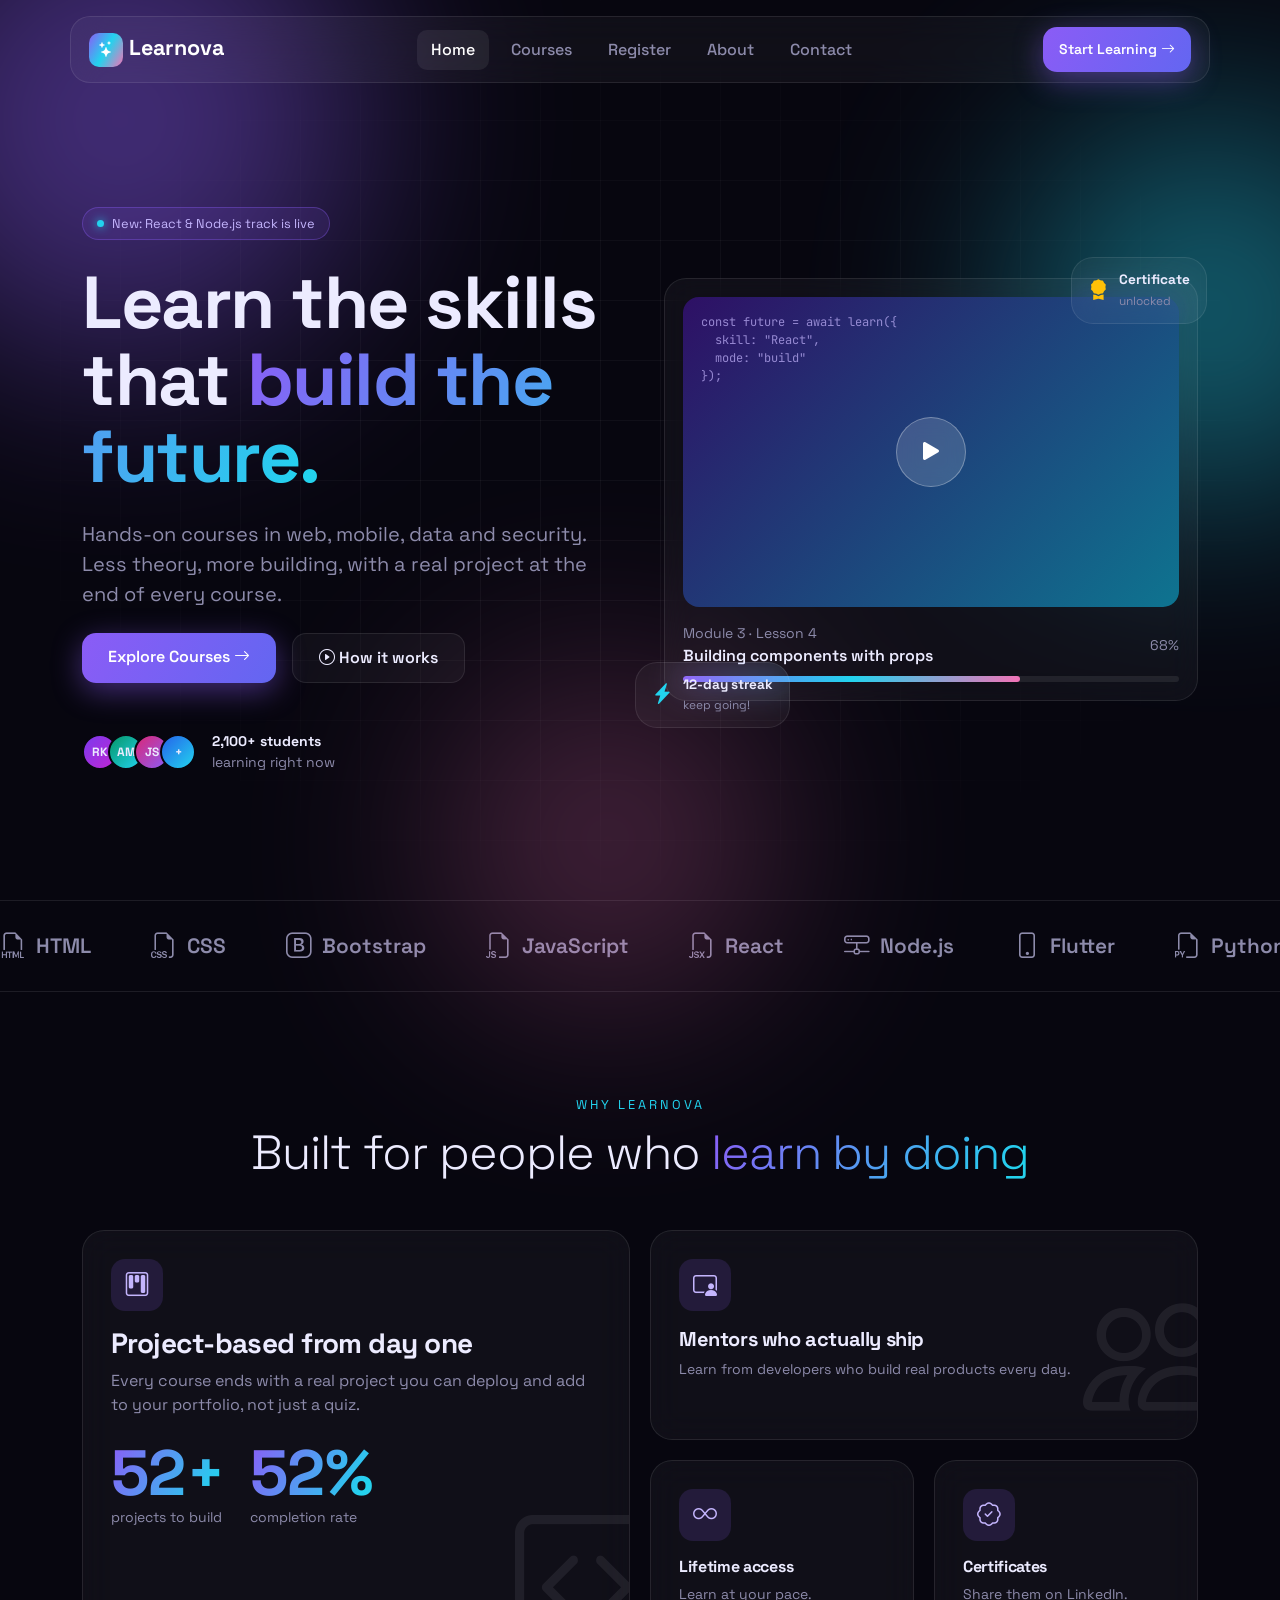
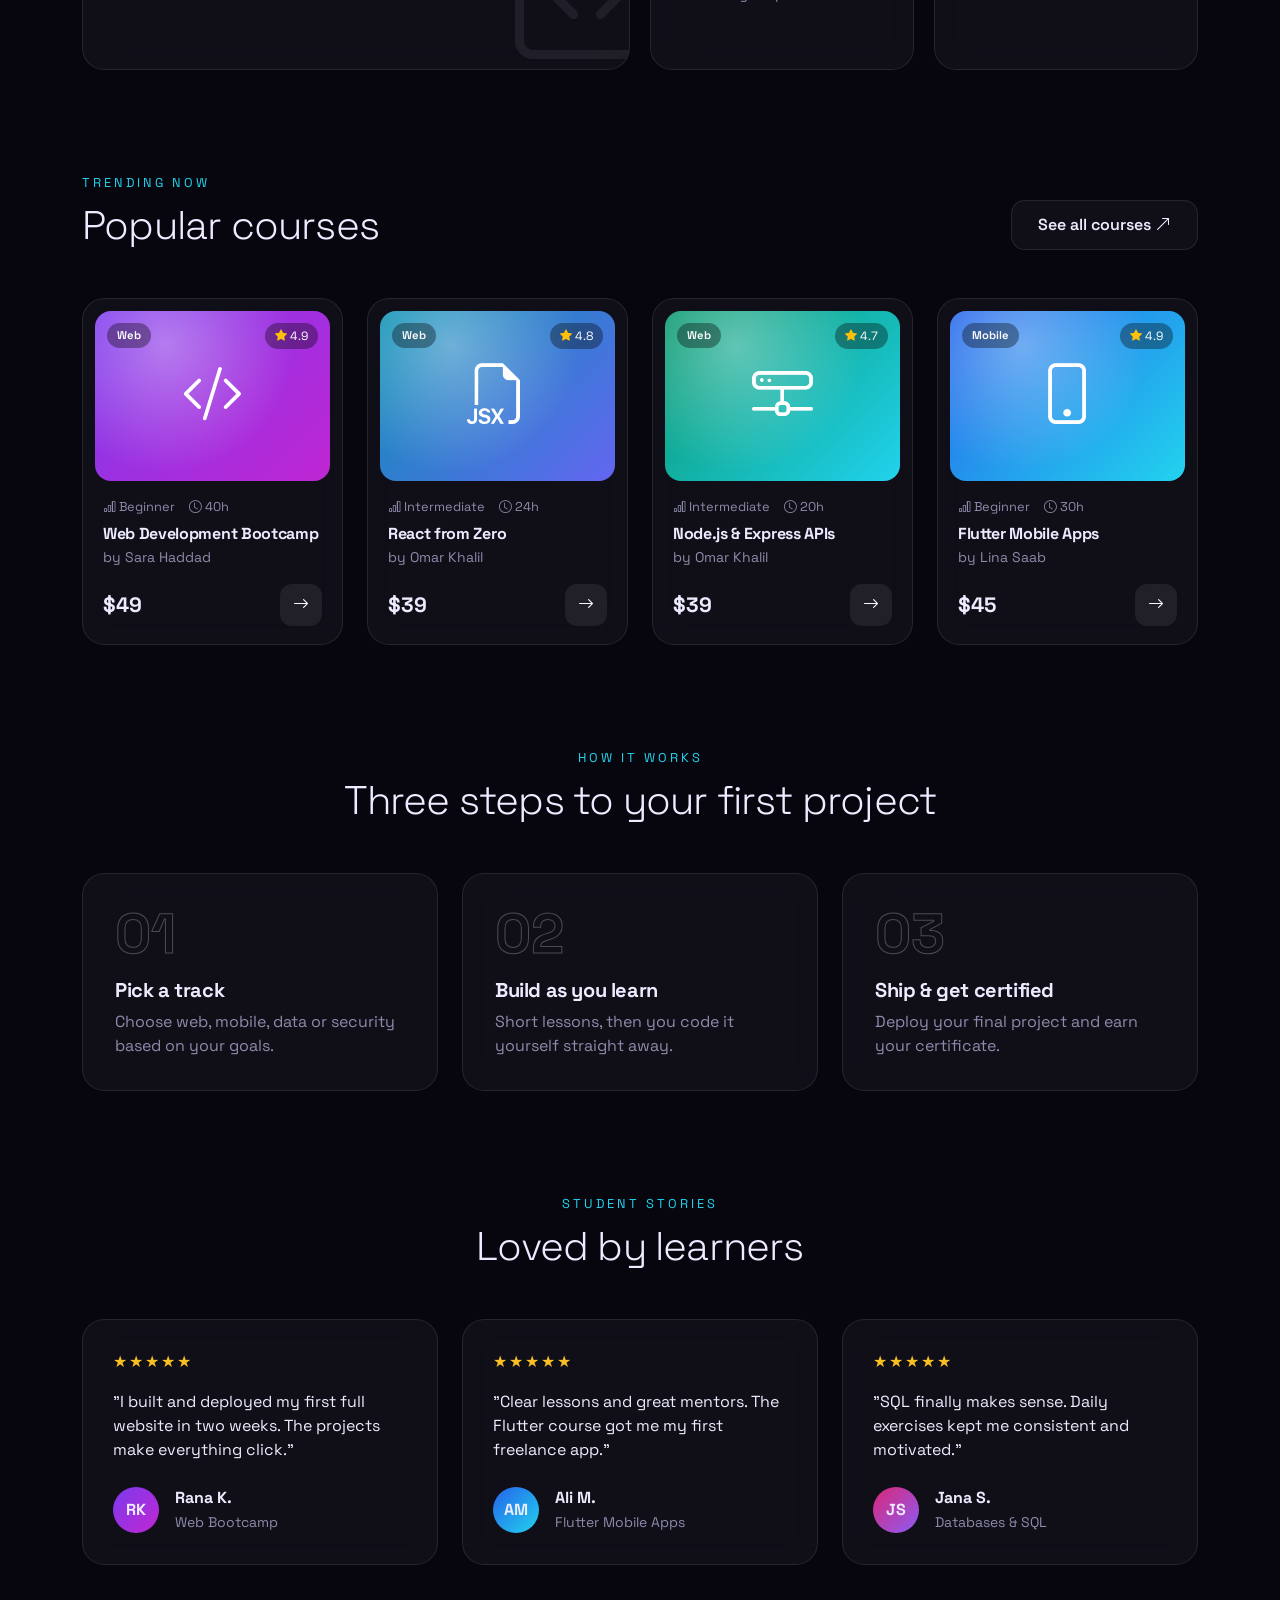
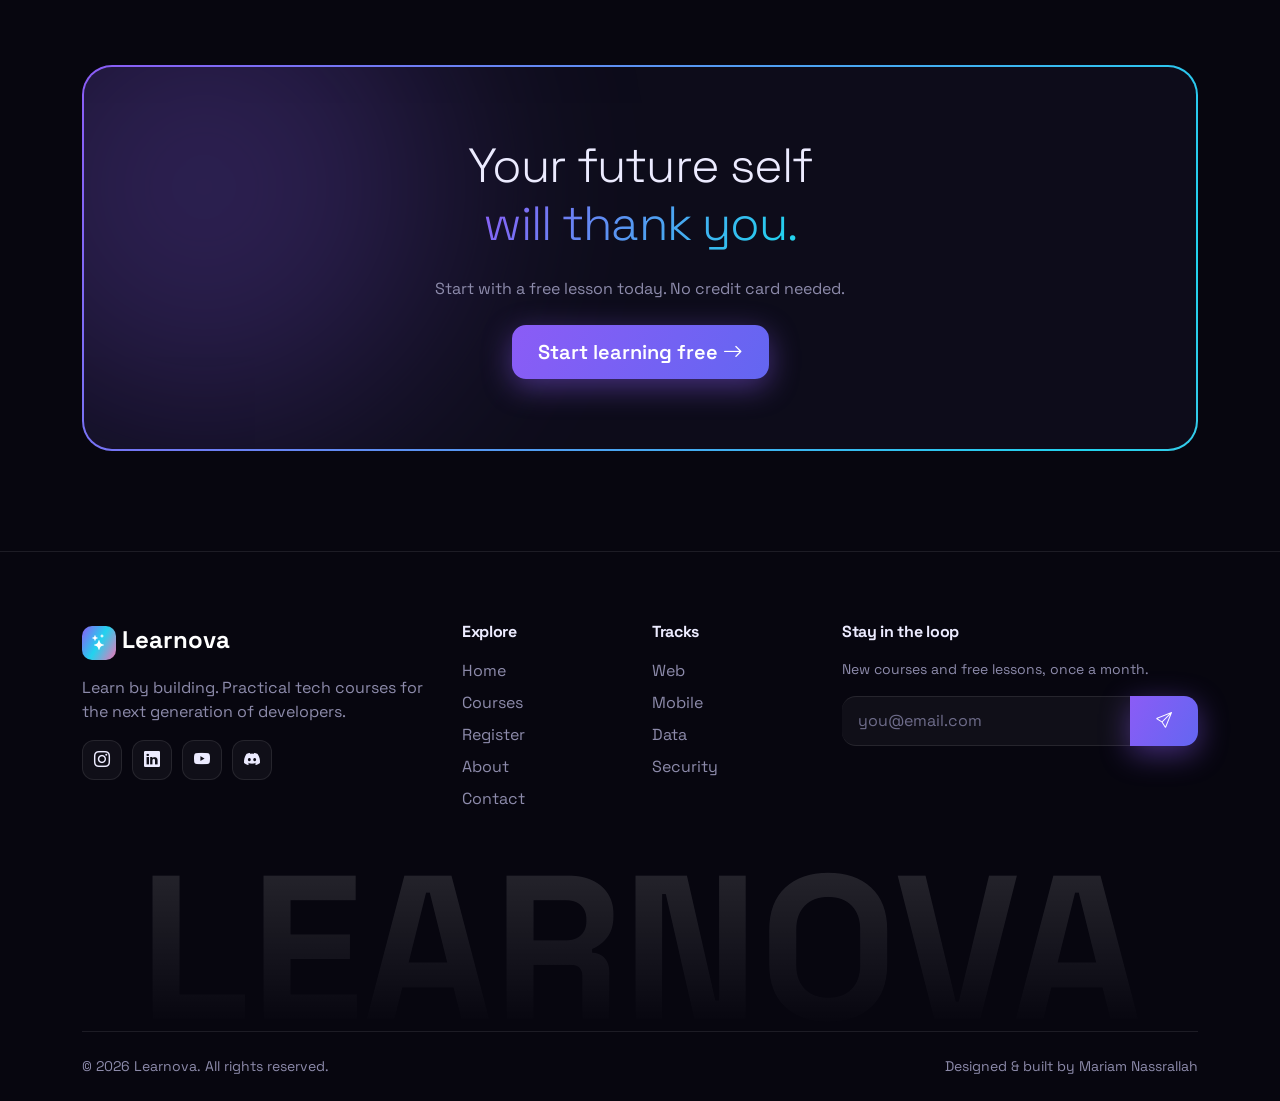
<file: index.html>
<!DOCTYPE html>
<html lang="en" data-bs-theme="dark">
<head>
  <meta charset="UTF-8">
  <meta name="viewport" content="width=device-width, initial-scale=1.0">
  <title>Learn by building | Learnova</title>
  <link href="https://cdn.jsdelivr.net/npm/bootstrap@5.3.3/dist/css/bootstrap.min.css" rel="stylesheet">
  <link href="https://cdn.jsdelivr.net/npm/bootstrap-icons@1.11.3/font/bootstrap-icons.min.css" rel="stylesheet">
  <link href="https://fonts.googleapis.com/css2?family=Space+Grotesk:wght@400;500;600;700&family=JetBrains+Mono&display=swap" rel="stylesheet">
  <link href="css/style.css" rel="stylesheet">
</head>
<body>

  <!-- ===== Floating Navbar ===== -->
  <div class="nav-wrap">
    <nav class="navbar navbar-expand-lg glass container">
      <a class="navbar-brand" href="index.html"><span class="logo-mark"><i class="bi bi-stars"></i></span>Learnova</a>
      <button class="navbar-toggler border-0" type="button" data-bs-toggle="collapse" data-bs-target="#mainNav">
        <span class="navbar-toggler-icon"></span>
      </button>
      <div class="collapse navbar-collapse" id="mainNav">
        <ul class="navbar-nav mx-auto">
            <li class="nav-item"><a class="nav-link active" href="index.html">Home</a></li>
            <li class="nav-item"><a class="nav-link" href="courses.html">Courses</a></li>
            <li class="nav-item"><a class="nav-link" href="registration.html">Register</a></li>
            <li class="nav-item"><a class="nav-link" href="about.html">About</a></li>
            <li class="nav-item"><a class="nav-link" href="contact.html">Contact</a></li>
        </ul>
        <a href="registration.html" class="btn btn-glow btn-sm px-3">Start Learning <i class="bi bi-arrow-right"></i></a>
      </div>
    </nav>
  </div>

  <!-- ===== Hero ===== -->
  <section class="hero">
    <div class="blob blob-1"></div>
    <div class="blob blob-2"></div>
    <div class="blob blob-3"></div>
    <div class="grid-bg"></div>
    <div class="container z-1">
      <div class="row align-items-center g-5">
        <div class="col-lg-6 reveal">
          <span class="pill"><span class="dot"></span> New: React &amp; Node.js track is live</span>
          <h1 class="mt-4">Learn the skills<br>that <span class="grad-text">build the future.</span></h1>
          <p class="text-muted-c fs-5 my-4">Hands-on courses in web, mobile, data and security. Less theory, more building, with a real project at the end of every course.</p>
          <div class="d-flex flex-wrap gap-3">
            <a href="registration.html" class="btn btn-glow">Explore Courses <i class="bi bi-arrow-right"></i></a>
            <a href="about.html" class="btn btn-ghost"><i class="bi bi-play-circle"></i> How it works</a>
          </div>
          <div class="d-flex align-items-center gap-3 mt-5">
            <div class="avatars">
              <span class="g1">RK</span><span class="g3">AM</span><span class="g6">JS</span><span class="g4">+</span>
            </div>
            <div class="small"><b><span class="counter" data-target="2500">0</span>+ students</b><br><span class="text-muted-c">learning right now</span></div>
          </div>
        </div>

        <div class="col-lg-6 reveal delay-2">
          <div class="glass player">
            <div class="player-screen">
<pre>const future = await learn({
  skill: "React",
  mode: "build"
});</pre>
              <div class="play-btn"><i class="bi bi-play-fill"></i></div>
            </div>
            <div class="d-flex justify-content-between align-items-center mt-3">
              <div>
                <div class="small text-muted-c">Module 3 &middot; Lesson 4</div>
                <div class="fw-semibold">Building components with props</div>
              </div>
              <span class="small text-muted-c">68%</span>
            </div>
            <div class="progress-thin mt-2"><div style="width: 68%"></div></div>

            <div class="glass chip chip-1"><i class="bi bi-award-fill text-warning"></i><div><b>Certificate</b><br><small class="text-muted-c">unlocked</small></div></div>
            <div class="glass chip chip-2"><i class="bi bi-lightning-charge-fill" style="color: var(--cyan)"></i><div><b>12-day streak</b><br><small class="text-muted-c">keep going!</small></div></div>
          </div>
        </div>
      </div>
    </div>
  </section>

  <!-- ===== Tech marquee ===== -->
  <div class="marquee">
    <div class="marquee-track"><span><i class="bi bi-filetype-html"></i>HTML</span><span><i class="bi bi-filetype-css"></i>CSS</span><span><i class="bi bi-bootstrap"></i>Bootstrap</span><span><i class="bi bi-filetype-js"></i>JavaScript</span><span><i class="bi bi-filetype-jsx"></i>React</span><span><i class="bi bi-hdd-network"></i>Node.js</span><span><i class="bi bi-phone"></i>Flutter</span><span><i class="bi bi-filetype-py"></i>Python</span><span><i class="bi bi-database"></i>SQL</span><span><i class="bi bi-git"></i>Git</span><span><i class="bi bi-filetype-html"></i>HTML</span><span><i class="bi bi-filetype-css"></i>CSS</span><span><i class="bi bi-bootstrap"></i>Bootstrap</span><span><i class="bi bi-filetype-js"></i>JavaScript</span><span><i class="bi bi-filetype-jsx"></i>React</span><span><i class="bi bi-hdd-network"></i>Node.js</span><span><i class="bi bi-phone"></i>Flutter</span><span><i class="bi bi-filetype-py"></i>Python</span><span><i class="bi bi-database"></i>SQL</span><span><i class="bi bi-git"></i>Git</span></div>
  </div>

  <!-- ===== Bento: why us ===== -->
  <section>
    <div class="container">
      <div class="text-center mb-5 reveal">
        <span class="eyebrow">Why Learnova</span>
        <h2 class="display-5 mt-2">Built for people who <span class="grad-text">learn by doing</span></h2>
      </div>
      <div class="bento">
        <div class="glass span-2 row-2 reveal">
          <div class="bento-icon"><i class="bi bi-kanban"></i></div>
          <h3>Project-based from day one</h3>
          <p class="text-muted-c">Every course ends with a real project you can deploy and add to your portfolio, not just a quiz.</p>
          <div class="d-flex gap-4 mt-4">
            <div><div class="big-num grad-text"><span class="counter" data-target="120">0</span>+</div><small class="text-muted-c">projects to build</small></div>
            <div><div class="big-num grad-text"><span class="counter" data-target="95">0</span>%</div><small class="text-muted-c">completion rate</small></div>
          </div>
          <i class="bi bi-code-square deco"></i>
        </div>
        <div class="glass span-2 reveal delay-1">
          <div class="bento-icon"><i class="bi bi-person-video3"></i></div>
          <h5>Mentors who actually ship</h5>
          <p class="text-muted-c small mb-0">Learn from developers who build real products every day.</p>
          <i class="bi bi-people deco"></i>
        </div>
        <div class="glass reveal delay-2">
          <div class="bento-icon"><i class="bi bi-infinity"></i></div>
          <h6>Lifetime access</h6>
          <p class="text-muted-c small mb-0">Learn at your pace.</p>
        </div>
        <div class="glass reveal delay-3">
          <div class="bento-icon"><i class="bi bi-patch-check"></i></div>
          <h6>Certificates</h6>
          <p class="text-muted-c small mb-0">Share them on LinkedIn.</p>
        </div>
      </div>
    </div>
  </section>

  <!-- ===== Trending courses ===== -->
  <section class="pt-0">
    <div class="container">
      <div class="d-flex justify-content-between align-items-end flex-wrap gap-3 mb-5 reveal">
        <div>
          <span class="eyebrow">Trending now</span>
          <h2 class="display-6 mt-2 mb-0">Popular courses</h2>
        </div>
        <a href="courses.html" class="btn btn-ghost">See all courses <i class="bi bi-arrow-up-right"></i></a>
      </div>
      <div class="row g-4">
        <div class="col-sm-6 col-lg-3 course-item reveal delay-0" data-category="web">
          <a href="course-details.html?id=web-dev" class="glass course-card text-reset">
            <div class="course-thumb g1">
              <span class="tag">Web</span>
              <span class="rating"><i class="bi bi-star-fill text-warning"></i> 4.9</span>
              <i class="bi bi-code-slash"></i>
            </div>
            <div class="course-body">
              <div class="course-meta mb-2"><span><i class="bi bi-bar-chart"></i> Beginner</span><span><i class="bi bi-clock"></i> 40h</span></div>
              <h5 class="fs-6 mb-1">Web Development Bootcamp</h5>
              <p class="small text-muted-c mb-3">by Sara Haddad</p>
              <div class="d-flex justify-content-between align-items-center mt-auto">
                <span class="price">$49</span>
                <span class="arrow-btn"><i class="bi bi-arrow-right"></i></span>
              </div>
            </div>
          </a>
        </div>
        <div class="col-sm-6 col-lg-3 course-item reveal delay-1" data-category="web">
          <a href="course-details.html?id=react" class="glass course-card text-reset">
            <div class="course-thumb g2">
              <span class="tag">Web</span>
              <span class="rating"><i class="bi bi-star-fill text-warning"></i> 4.8</span>
              <i class="bi bi-filetype-jsx"></i>
            </div>
            <div class="course-body">
              <div class="course-meta mb-2"><span><i class="bi bi-bar-chart"></i> Intermediate</span><span><i class="bi bi-clock"></i> 24h</span></div>
              <h5 class="fs-6 mb-1">React from Zero</h5>
              <p class="small text-muted-c mb-3">by Omar Khalil</p>
              <div class="d-flex justify-content-between align-items-center mt-auto">
                <span class="price">$39</span>
                <span class="arrow-btn"><i class="bi bi-arrow-right"></i></span>
              </div>
            </div>
          </a>
        </div>
        <div class="col-sm-6 col-lg-3 course-item reveal delay-2" data-category="web">
          <a href="course-details.html?id=node" class="glass course-card text-reset">
            <div class="course-thumb g3">
              <span class="tag">Web</span>
              <span class="rating"><i class="bi bi-star-fill text-warning"></i> 4.7</span>
              <i class="bi bi-hdd-network"></i>
            </div>
            <div class="course-body">
              <div class="course-meta mb-2"><span><i class="bi bi-bar-chart"></i> Intermediate</span><span><i class="bi bi-clock"></i> 20h</span></div>
              <h5 class="fs-6 mb-1">Node.js & Express APIs</h5>
              <p class="small text-muted-c mb-3">by Omar Khalil</p>
              <div class="d-flex justify-content-between align-items-center mt-auto">
                <span class="price">$39</span>
                <span class="arrow-btn"><i class="bi bi-arrow-right"></i></span>
              </div>
            </div>
          </a>
        </div>
        <div class="col-sm-6 col-lg-3 course-item reveal delay-3" data-category="mobile">
          <a href="course-details.html?id=flutter" class="glass course-card text-reset">
            <div class="course-thumb g4">
              <span class="tag">Mobile</span>
              <span class="rating"><i class="bi bi-star-fill text-warning"></i> 4.9</span>
              <i class="bi bi-phone"></i>
            </div>
            <div class="course-body">
              <div class="course-meta mb-2"><span><i class="bi bi-bar-chart"></i> Beginner</span><span><i class="bi bi-clock"></i> 30h</span></div>
              <h5 class="fs-6 mb-1">Flutter Mobile Apps</h5>
              <p class="small text-muted-c mb-3">by Lina Saab</p>
              <div class="d-flex justify-content-between align-items-center mt-auto">
                <span class="price">$45</span>
                <span class="arrow-btn"><i class="bi bi-arrow-right"></i></span>
              </div>
            </div>
          </a>
        </div>
      </div>
    </div>
  </section>

  <!-- ===== How it works ===== -->
  <section class="pt-0">
    <div class="container">
      <div class="text-center mb-5 reveal">
        <span class="eyebrow">How it works</span>
        <h2 class="display-6 mt-2">Three steps to your first project</h2>
      </div>
      <div class="row g-4">
        <div class="col-md-4 reveal"><div class="glass step"><div class="step-num">01</div><h5 class="mt-3">Pick a track</h5><p class="text-muted-c mb-0">Choose web, mobile, data or security based on your goals.</p></div></div>
        <div class="col-md-4 reveal delay-1"><div class="glass step"><div class="step-num">02</div><h5 class="mt-3">Build as you learn</h5><p class="text-muted-c mb-0">Short lessons, then you code it yourself straight away.</p></div></div>
        <div class="col-md-4 reveal delay-2"><div class="glass step"><div class="step-num">03</div><h5 class="mt-3">Ship &amp; get certified</h5><p class="text-muted-c mb-0">Deploy your final project and earn your certificate.</p></div></div>
      </div>
    </div>
  </section>

  <!-- ===== Testimonials ===== -->
  <section class="pt-0">
    <div class="container">
      <div class="text-center mb-5 reveal">
        <span class="eyebrow">Student stories</span>
        <h2 class="display-6 mt-2">Loved by learners</h2>
      </div>
      <div class="row g-4">
        <div class="col-md-4 reveal"><div class="glass quote-card"><div class="stars mb-3">&#9733;&#9733;&#9733;&#9733;&#9733;</div><p>"I built and deployed my first full website in two weeks. The projects make everything click."</p><div class="d-flex align-items-center gap-3 mt-4"><div class="avatar g1">RK</div><div><b>Rana K.</b><br><small class="text-muted-c">Web Bootcamp</small></div></div></div></div>
        <div class="col-md-4 reveal delay-1"><div class="glass quote-card"><div class="stars mb-3">&#9733;&#9733;&#9733;&#9733;&#9733;</div><p>"Clear lessons and great mentors. The Flutter course got me my first freelance app."</p><div class="d-flex align-items-center gap-3 mt-4"><div class="avatar g4">AM</div><div><b>Ali M.</b><br><small class="text-muted-c">Flutter Mobile Apps</small></div></div></div></div>
        <div class="col-md-4 reveal delay-2"><div class="glass quote-card"><div class="stars mb-3">&#9733;&#9733;&#9733;&#9733;&#9733;</div><p>"SQL finally makes sense. Daily exercises kept me consistent and motivated."</p><div class="d-flex align-items-center gap-3 mt-4"><div class="avatar g6">JS</div><div><b>Jana S.</b><br><small class="text-muted-c">Databases &amp; SQL</small></div></div></div></div>
      </div>
    </div>
  </section>

  <!-- ===== CTA ===== -->
  <section class="pt-0">
    <div class="container reveal">
      <div class="cta-border">
        <div class="cta-inner text-center">
          <div class="blob blob-1" style="opacity: 0.25;"></div>
          <div class="z-1">
            <h2 class="display-5">Your future self<br><span class="grad-text">will thank you.</span></h2>
            <p class="text-muted-c my-4">Start with a free lesson today. No credit card needed.</p>
            <a href="registration.html" class="btn btn-glow btn-lg">Start learning free <i class="bi bi-arrow-right"></i></a>
          </div>
        </div>
      </div>
    </div>
  </section>

  <!-- ===== Footer ===== -->
  <footer>
    <div class="container">
      <div class="row g-4">
        <div class="col-lg-4">
          <a class="navbar-brand fs-4 fw-bold text-white" href="index.html"><span class="logo-mark"><i class="bi bi-stars"></i></span>Learnova</a>
          <p class="text-muted-c mt-3">Learn by building. Practical tech courses for the next generation of developers.</p>
          <div class="social">
            <a href="#"><i class="bi bi-instagram"></i></a>
            <a href="#"><i class="bi bi-linkedin"></i></a>
            <a href="#"><i class="bi bi-youtube"></i></a>
            <a href="#"><i class="bi bi-discord"></i></a>
          </div>
        </div>
        <div class="col-6 col-lg-2">
          <h6>Explore</h6>
          <ul class="list-unstyled">
            <li class="mb-2"><a href="index.html">Home</a></li>
            <li class="mb-2"><a href="courses.html">Courses</a></li>
            <li class="mb-2"><a href="registration.html">Register</a></li>
            <li class="mb-2"><a href="about.html">About</a></li>
            <li class="mb-2"><a href="contact.html">Contact</a></li>
          </ul>
        </div>
        <div class="col-6 col-lg-2">
          <h6>Tracks</h6>
          <ul class="list-unstyled">
            <li class="mb-2"><a href="courses.html">Web</a></li>
            <li class="mb-2"><a href="courses.html">Mobile</a></li>
            <li class="mb-2"><a href="courses.html">Data</a></li>
            <li class="mb-2"><a href="courses.html">Security</a></li>
          </ul>
        </div>
        <div class="col-lg-4">
          <h6>Stay in the loop</h6>
          <p class="text-muted-c small">New courses and free lessons, once a month.</p>
          <div class="input-group">
            <input type="email" class="form-control" placeholder="you@email.com">
            <button class="btn btn-glow"><i class="bi bi-send"></i></button>
          </div>
        </div>
      </div>
      <div class="big-word">LEARNOVA</div>
      <div class="d-flex flex-column flex-md-row justify-content-between py-4 small text-muted-c gap-2" style="border-top: 1px solid var(--glass-border);">
        <span>&copy; 2026 Learnova. All rights reserved.</span>
        <span>Designed &amp; built by Mariam Nassrallah</span>
      </div>
    </div>
  </footer>

  <script src="https://cdn.jsdelivr.net/npm/bootstrap@5.3.3/dist/js/bootstrap.bundle.min.js"></script>
  <script src="js/main.js"></script>
</body>
</html>
</file>
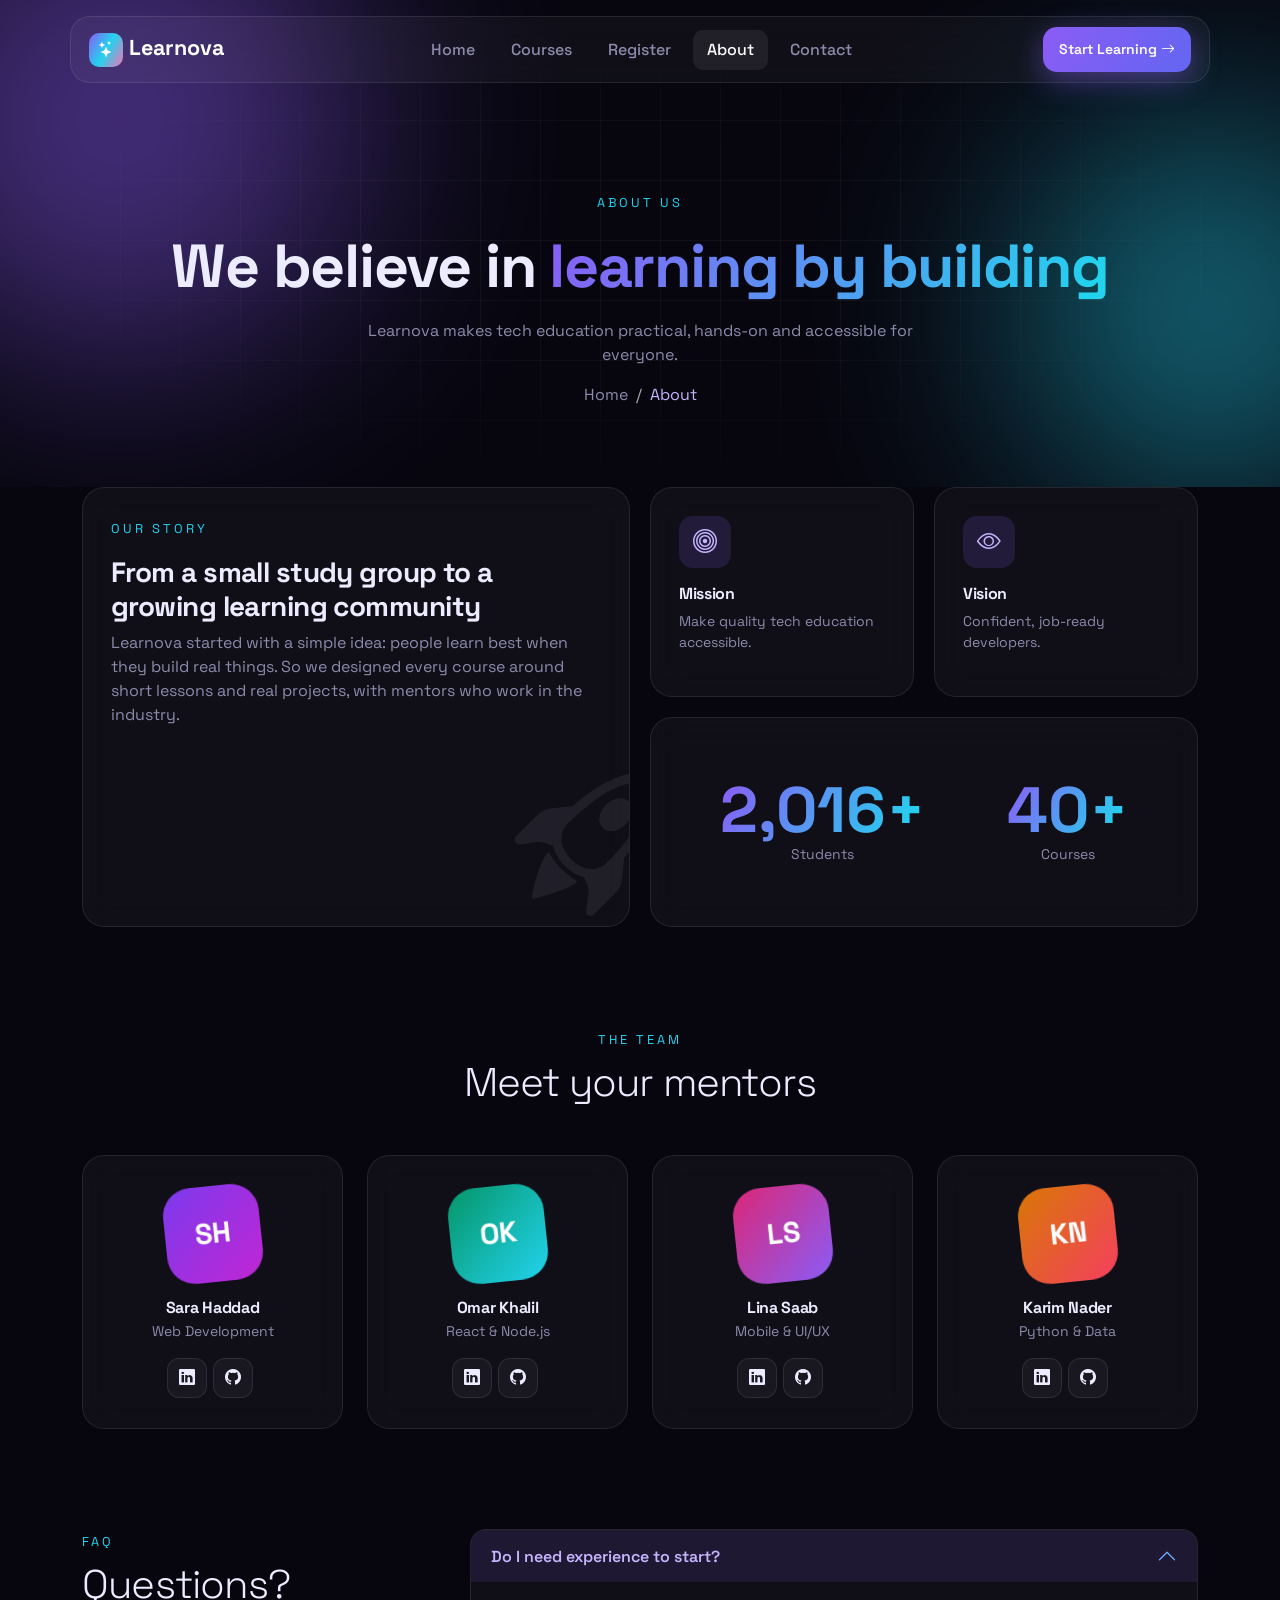
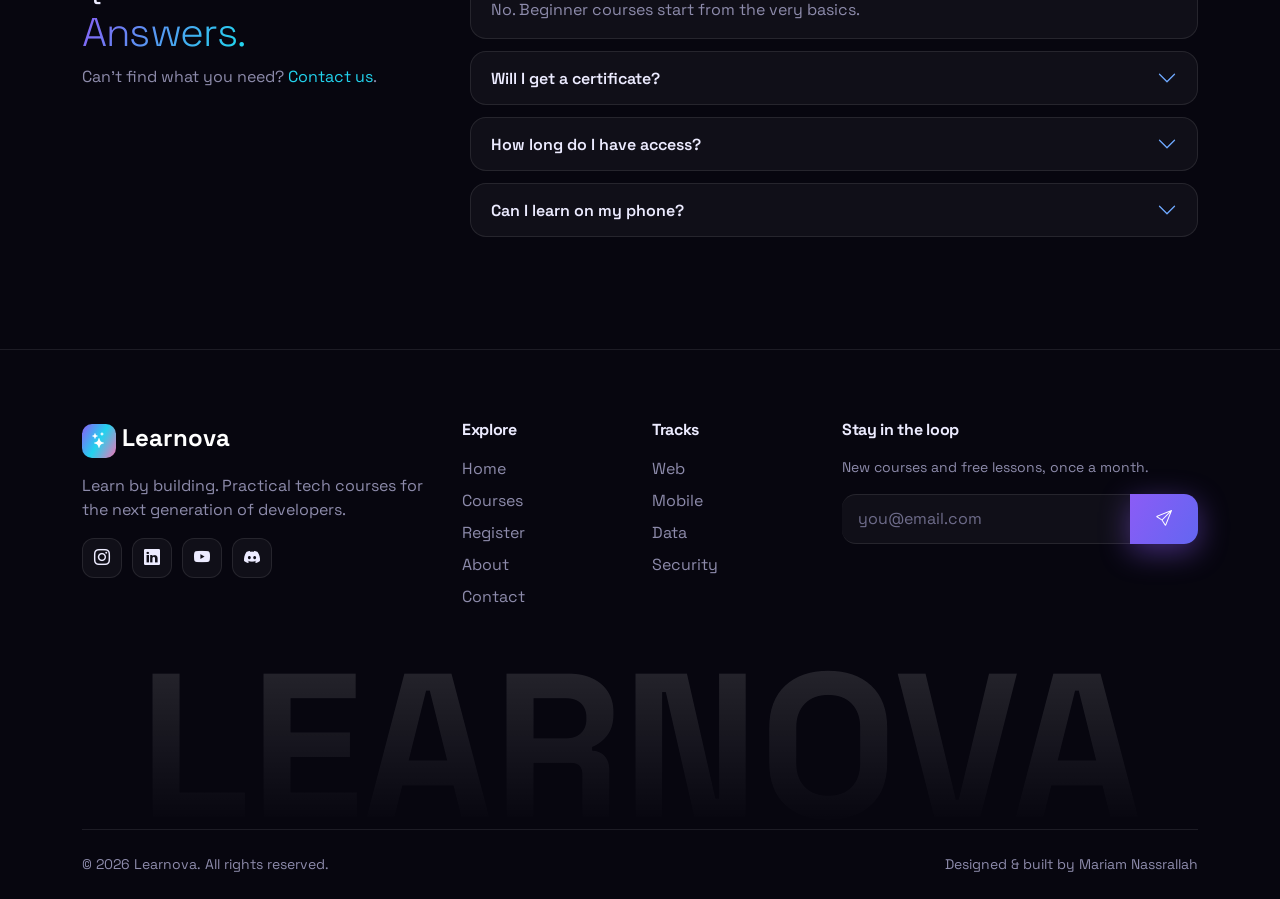
<file: about.html>
<!DOCTYPE html>
<html lang="en" data-bs-theme="dark">
<head>
  <meta charset="UTF-8">
  <meta name="viewport" content="width=device-width, initial-scale=1.0">
  <title>About | Learnova</title>
  <link href="https://cdn.jsdelivr.net/npm/bootstrap@5.3.3/dist/css/bootstrap.min.css" rel="stylesheet">
  <link href="https://cdn.jsdelivr.net/npm/bootstrap-icons@1.11.3/font/bootstrap-icons.min.css" rel="stylesheet">
  <link href="https://fonts.googleapis.com/css2?family=Space+Grotesk:wght@400;500;600;700&family=JetBrains+Mono&display=swap" rel="stylesheet">
  <link href="css/style.css" rel="stylesheet">
</head>
<body>

  <!-- ===== Floating Navbar ===== -->
  <div class="nav-wrap">
    <nav class="navbar navbar-expand-lg glass container">
      <a class="navbar-brand" href="index.html"><span class="logo-mark"><i class="bi bi-stars"></i></span>Learnova</a>
      <button class="navbar-toggler border-0" type="button" data-bs-toggle="collapse" data-bs-target="#mainNav">
        <span class="navbar-toggler-icon"></span>
      </button>
      <div class="collapse navbar-collapse" id="mainNav">
        <ul class="navbar-nav mx-auto">
            <li class="nav-item"><a class="nav-link" href="index.html">Home</a></li>
            <li class="nav-item"><a class="nav-link" href="courses.html">Courses</a></li>
            <li class="nav-item"><a class="nav-link" href="registration.html">Register</a></li>
            <li class="nav-item"><a class="nav-link active" href="about.html">About</a></li>
            <li class="nav-item"><a class="nav-link" href="contact.html">Contact</a></li>
        </ul>
        <a href="registration.html" class="btn btn-glow btn-sm px-3">Start Learning <i class="bi bi-arrow-right"></i></a>
      </div>
    </nav>
  </div>

  <!-- ===== Page Header ===== -->
  <header class="page-header">
    <div class="blob blob-1"></div>
    <div class="blob blob-2"></div>
    <div class="grid-bg"></div>
    <div class="container z-1 text-center">
      <span class="eyebrow">About us</span>
      <h1 class="mt-3">We believe in <span class="grad-text">learning by building</span></h1>
      <p class="text-muted-c col-lg-6 mx-auto mt-3">Learnova makes tech education practical, hands-on and accessible for everyone.</p>
      <nav class="d-flex justify-content-center mt-3">
        <ol class="breadcrumb mb-0">
          <li class="breadcrumb-item"><a href="index.html">Home</a></li>
          <li class="breadcrumb-item active">About</li>
        </ol>
      </nav>
    </div>
  </header>

  <section class="pt-0">
    <div class="container">
      <div class="bento">
        <div class="glass span-2 row-2 reveal">
          <span class="eyebrow">Our story</span>
          <h3 class="mt-3">From a small study group to a growing learning community</h3>
          <p class="text-muted-c">Learnova started with a simple idea: people learn best when they build real things.
          So we designed every course around short lessons and real projects, with mentors who work in the industry.</p>
          <i class="bi bi-rocket-takeoff deco"></i>
        </div>
        <div class="glass reveal delay-1">
          <div class="bento-icon"><i class="bi bi-bullseye"></i></div>
          <h6>Mission</h6><p class="small text-muted-c mb-0">Make quality tech education accessible.</p>
        </div>
        <div class="glass reveal delay-2">
          <div class="bento-icon"><i class="bi bi-eye"></i></div>
          <h6>Vision</h6><p class="small text-muted-c mb-0">Confident, job-ready developers.</p>
        </div>
        <div class="glass span-2 reveal delay-3 d-flex align-items-center justify-content-around text-center">
          <div><div class="big-num grad-text"><span class="counter" data-target="2500">0</span>+</div><small class="text-muted-c">Students</small></div>
          <div><div class="big-num grad-text"><span class="counter" data-target="40">0</span>+</div><small class="text-muted-c">Courses</small></div>
        </div>
      </div>
    </div>
  </section>

  <section class="pt-0">
    <div class="container">
      <div class="text-center mb-5 reveal">
        <span class="eyebrow">The team</span>
        <h2 class="display-6 mt-2">Meet your mentors</h2>
      </div>
      <div class="row g-4">
        <div class="col-6 col-lg-3 reveal delay-0">
          <div class="glass team-card">
            <div class="team-avatar g1">SH</div>
            <h6 class="mb-1">Sara Haddad</h6>
            <p class="small text-muted-c mb-3">Web Development</p>
            <div class="social"><a href="#"><i class="bi bi-linkedin"></i></a><a href="#"><i class="bi bi-github"></i></a></div>
          </div>
        </div>
        <div class="col-6 col-lg-3 reveal delay-1">
          <div class="glass team-card">
            <div class="team-avatar g3">OK</div>
            <h6 class="mb-1">Omar Khalil</h6>
            <p class="small text-muted-c mb-3">React &amp; Node.js</p>
            <div class="social"><a href="#"><i class="bi bi-linkedin"></i></a><a href="#"><i class="bi bi-github"></i></a></div>
          </div>
        </div>
        <div class="col-6 col-lg-3 reveal delay-2">
          <div class="glass team-card">
            <div class="team-avatar g6">LS</div>
            <h6 class="mb-1">Lina Saab</h6>
            <p class="small text-muted-c mb-3">Mobile &amp; UI/UX</p>
            <div class="social"><a href="#"><i class="bi bi-linkedin"></i></a><a href="#"><i class="bi bi-github"></i></a></div>
          </div>
        </div>
        <div class="col-6 col-lg-3 reveal delay-3">
          <div class="glass team-card">
            <div class="team-avatar g5">KN</div>
            <h6 class="mb-1">Karim Nader</h6>
            <p class="small text-muted-c mb-3">Python &amp; Data</p>
            <div class="social"><a href="#"><i class="bi bi-linkedin"></i></a><a href="#"><i class="bi bi-github"></i></a></div>
          </div>
        </div>
      </div>
    </div>
  </section>

  <section class="pt-0">
    <div class="container">
      <div class="row g-5">
        <div class="col-lg-4 reveal">
          <span class="eyebrow">FAQ</span>
          <h2 class="display-6 mt-2">Questions?<br><span class="grad-text">Answers.</span></h2>
          <p class="text-muted-c">Can't find what you need? <a href="contact.html" style="color: var(--cyan)">Contact us</a>.</p>
        </div>
        <div class="col-lg-8 reveal delay-1">
          <div class="accordion" id="faq">
        <div class="accordion-item">
          <h2 class="accordion-header"><button class="accordion-button" type="button" data-bs-toggle="collapse" data-bs-target="#f0">Do I need experience to start?</button></h2>
          <div id="f0" class="accordion-collapse collapse show" data-bs-parent="#faq"><div class="accordion-body text-muted-c">No. Beginner courses start from the very basics.</div></div>
        </div>
        <div class="accordion-item">
          <h2 class="accordion-header"><button class="accordion-button collapsed" type="button" data-bs-toggle="collapse" data-bs-target="#f1">Will I get a certificate?</button></h2>
          <div id="f1" class="accordion-collapse collapse" data-bs-parent="#faq"><div class="accordion-body text-muted-c">Yes, every course includes a certificate when you finish the final project.</div></div>
        </div>
        <div class="accordion-item">
          <h2 class="accordion-header"><button class="accordion-button collapsed" type="button" data-bs-toggle="collapse" data-bs-target="#f2">How long do I have access?</button></h2>
          <div id="f2" class="accordion-collapse collapse" data-bs-parent="#faq"><div class="accordion-body text-muted-c">Forever. You keep lifetime access to every course you join.</div></div>
        </div>
        <div class="accordion-item">
          <h2 class="accordion-header"><button class="accordion-button collapsed" type="button" data-bs-toggle="collapse" data-bs-target="#f3">Can I learn on my phone?</button></h2>
          <div id="f3" class="accordion-collapse collapse" data-bs-parent="#faq"><div class="accordion-body text-muted-c">Yes, all lessons work on mobile, tablet and desktop.</div></div>
        </div>
          </div>
        </div>
      </div>
    </div>
  </section>

  <!-- ===== Footer ===== -->
  <footer>
    <div class="container">
      <div class="row g-4">
        <div class="col-lg-4">
          <a class="navbar-brand fs-4 fw-bold text-white" href="index.html"><span class="logo-mark"><i class="bi bi-stars"></i></span>Learnova</a>
          <p class="text-muted-c mt-3">Learn by building. Practical tech courses for the next generation of developers.</p>
          <div class="social">
            <a href="#"><i class="bi bi-instagram"></i></a>
            <a href="#"><i class="bi bi-linkedin"></i></a>
            <a href="#"><i class="bi bi-youtube"></i></a>
            <a href="#"><i class="bi bi-discord"></i></a>
          </div>
        </div>
        <div class="col-6 col-lg-2">
          <h6>Explore</h6>
          <ul class="list-unstyled">
            <li class="mb-2"><a href="index.html">Home</a></li>
            <li class="mb-2"><a href="courses.html">Courses</a></li>
            <li class="mb-2"><a href="registration.html">Register</a></li>
            <li class="mb-2"><a href="about.html">About</a></li>
            <li class="mb-2"><a href="contact.html">Contact</a></li>
          </ul>
        </div>
        <div class="col-6 col-lg-2">
          <h6>Tracks</h6>
          <ul class="list-unstyled">
            <li class="mb-2"><a href="courses.html">Web</a></li>
            <li class="mb-2"><a href="courses.html">Mobile</a></li>
            <li class="mb-2"><a href="courses.html">Data</a></li>
            <li class="mb-2"><a href="courses.html">Security</a></li>
          </ul>
        </div>
        <div class="col-lg-4">
          <h6>Stay in the loop</h6>
          <p class="text-muted-c small">New courses and free lessons, once a month.</p>
          <div class="input-group">
            <input type="email" class="form-control" placeholder="you@email.com">
            <button class="btn btn-glow"><i class="bi bi-send"></i></button>
          </div>
        </div>
      </div>
      <div class="big-word">LEARNOVA</div>
      <div class="d-flex flex-column flex-md-row justify-content-between py-4 small text-muted-c gap-2" style="border-top: 1px solid var(--glass-border);">
        <span>&copy; 2026 Learnova. All rights reserved.</span>
        <span>Designed &amp; built by Mariam Nassrallah</span>
      </div>
    </div>
  </footer>

  <script src="https://cdn.jsdelivr.net/npm/bootstrap@5.3.3/dist/js/bootstrap.bundle.min.js"></script>
  <script src="js/main.js"></script>
</body>
</html>
</file>
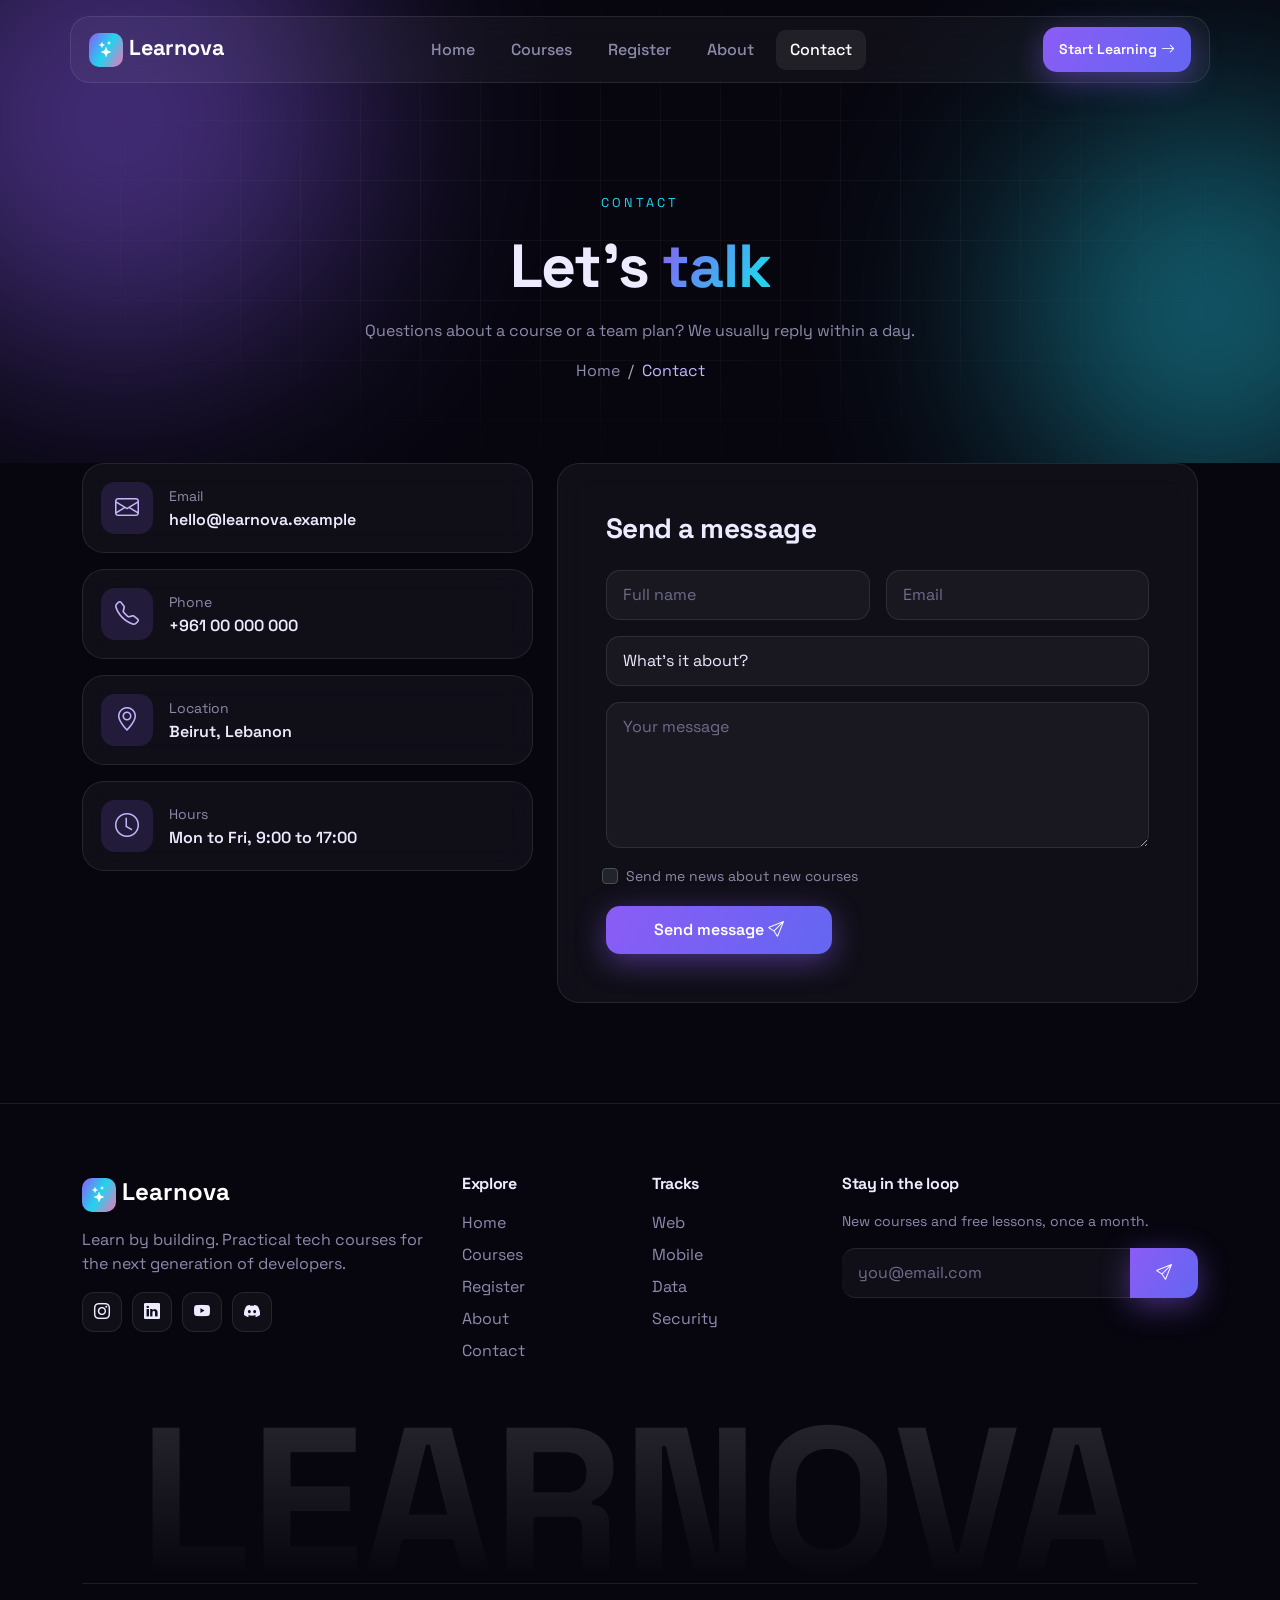
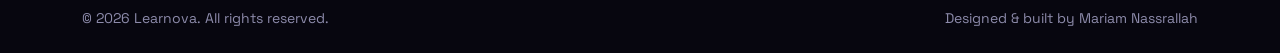
<file: contact.html>
<!DOCTYPE html>
<html lang="en" data-bs-theme="dark">
<head>
  <meta charset="UTF-8">
  <meta name="viewport" content="width=device-width, initial-scale=1.0">
  <title>Contact | Learnova</title>
  <link href="https://cdn.jsdelivr.net/npm/bootstrap@5.3.3/dist/css/bootstrap.min.css" rel="stylesheet">
  <link href="https://cdn.jsdelivr.net/npm/bootstrap-icons@1.11.3/font/bootstrap-icons.min.css" rel="stylesheet">
  <link href="https://fonts.googleapis.com/css2?family=Space+Grotesk:wght@400;500;600;700&family=JetBrains+Mono&display=swap" rel="stylesheet">
  <link href="css/style.css" rel="stylesheet">
</head>
<body>

  <!-- ===== Floating Navbar ===== -->
  <div class="nav-wrap">
    <nav class="navbar navbar-expand-lg glass container">
      <a class="navbar-brand" href="index.html"><span class="logo-mark"><i class="bi bi-stars"></i></span>Learnova</a>
      <button class="navbar-toggler border-0" type="button" data-bs-toggle="collapse" data-bs-target="#mainNav">
        <span class="navbar-toggler-icon"></span>
      </button>
      <div class="collapse navbar-collapse" id="mainNav">
        <ul class="navbar-nav mx-auto">
            <li class="nav-item"><a class="nav-link" href="index.html">Home</a></li>
            <li class="nav-item"><a class="nav-link" href="courses.html">Courses</a></li>
            <li class="nav-item"><a class="nav-link" href="registration.html">Register</a></li>
            <li class="nav-item"><a class="nav-link" href="about.html">About</a></li>
            <li class="nav-item"><a class="nav-link active" href="contact.html">Contact</a></li>
        </ul>
        <a href="registration.html" class="btn btn-glow btn-sm px-3">Start Learning <i class="bi bi-arrow-right"></i></a>
      </div>
    </nav>
  </div>

  <!-- ===== Page Header ===== -->
  <header class="page-header">
    <div class="blob blob-1"></div>
    <div class="blob blob-2"></div>
    <div class="grid-bg"></div>
    <div class="container z-1 text-center">
      <span class="eyebrow">Contact</span>
      <h1 class="mt-3">Let's <span class="grad-text">talk</span></h1>
      <p class="text-muted-c col-lg-6 mx-auto mt-3">Questions about a course or a team plan? We usually reply within a day.</p>
      <nav class="d-flex justify-content-center mt-3">
        <ol class="breadcrumb mb-0">
          <li class="breadcrumb-item"><a href="index.html">Home</a></li>
          <li class="breadcrumb-item active">Contact</li>
        </ol>
      </nav>
    </div>
  </header>

  <section class="pt-0">
    <div class="container">
      <div class="row g-4">
        <div class="col-lg-5 reveal">
          <div class="glass info-row mb-3"><div class="bento-icon"><i class="bi bi-envelope"></i></div><div><small class="text-muted-c">Email</small><div class="fw-semibold">hello@learnova.example</div></div></div>
          <div class="glass info-row mb-3"><div class="bento-icon"><i class="bi bi-telephone"></i></div><div><small class="text-muted-c">Phone</small><div class="fw-semibold">+961 00 000 000</div></div></div>
          <div class="glass info-row mb-3"><div class="bento-icon"><i class="bi bi-geo-alt"></i></div><div><small class="text-muted-c">Location</small><div class="fw-semibold">Beirut, Lebanon</div></div></div>
          <div class="glass info-row"><div class="bento-icon"><i class="bi bi-clock"></i></div><div><small class="text-muted-c">Hours</small><div class="fw-semibold">Mon to Fri, 9:00 to 17:00</div></div></div>
        </div>

        <div class="col-lg-7 reveal delay-1">
          <div class="glass p-4 p-md-5">
            <h3 class="mb-4">Send a message</h3>
            <form>
              <div class="row g-3">
                <div class="col-md-6"><input type="text" class="form-control" placeholder="Full name" required></div>
                <div class="col-md-6"><input type="email" class="form-control" placeholder="Email" required></div>
                <div class="col-12">
                  <select class="form-select">
                    <option selected>What's it about?</option>
                    <option>A specific course</option>
                    <option>Team or company plan</option>
                    <option>Becoming an instructor</option>
                    <option>Something else</option>
                  </select>
                </div>
                <div class="col-12"><textarea class="form-control" rows="5" placeholder="Your message"></textarea></div>
                <div class="col-12 form-check ms-1">
                  <input class="form-check-input" type="checkbox" id="news">
                  <label class="form-check-label small text-muted-c" for="news">Send me news about new courses</label>
                </div>
                <div class="col-12"><button type="submit" class="btn btn-glow px-5">Send message <i class="bi bi-send"></i></button></div>
              </div>
            </form>
          </div>
        </div>
      </div>
    </div>
  </section>

  <!-- ===== Footer ===== -->
  <footer>
    <div class="container">
      <div class="row g-4">
        <div class="col-lg-4">
          <a class="navbar-brand fs-4 fw-bold text-white" href="index.html"><span class="logo-mark"><i class="bi bi-stars"></i></span>Learnova</a>
          <p class="text-muted-c mt-3">Learn by building. Practical tech courses for the next generation of developers.</p>
          <div class="social">
            <a href="#"><i class="bi bi-instagram"></i></a>
            <a href="#"><i class="bi bi-linkedin"></i></a>
            <a href="#"><i class="bi bi-youtube"></i></a>
            <a href="#"><i class="bi bi-discord"></i></a>
          </div>
        </div>
        <div class="col-6 col-lg-2">
          <h6>Explore</h6>
          <ul class="list-unstyled">
            <li class="mb-2"><a href="index.html">Home</a></li>
            <li class="mb-2"><a href="courses.html">Courses</a></li>
            <li class="mb-2"><a href="registration.html">Register</a></li>
            <li class="mb-2"><a href="about.html">About</a></li>
            <li class="mb-2"><a href="contact.html">Contact</a></li>
          </ul>
        </div>
        <div class="col-6 col-lg-2">
          <h6>Tracks</h6>
          <ul class="list-unstyled">
            <li class="mb-2"><a href="courses.html">Web</a></li>
            <li class="mb-2"><a href="courses.html">Mobile</a></li>
            <li class="mb-2"><a href="courses.html">Data</a></li>
            <li class="mb-2"><a href="courses.html">Security</a></li>
          </ul>
        </div>
        <div class="col-lg-4">
          <h6>Stay in the loop</h6>
          <p class="text-muted-c small">New courses and free lessons, once a month.</p>
          <div class="input-group">
            <input type="email" class="form-control" placeholder="you@email.com">
            <button class="btn btn-glow"><i class="bi bi-send"></i></button>
          </div>
        </div>
      </div>
      <div class="big-word">LEARNOVA</div>
      <div class="d-flex flex-column flex-md-row justify-content-between py-4 small text-muted-c gap-2" style="border-top: 1px solid var(--glass-border);">
        <span>&copy; 2026 Learnova. All rights reserved.</span>
        <span>Designed &amp; built by Mariam Nassrallah</span>
      </div>
    </div>
  </footer>

  <script src="https://cdn.jsdelivr.net/npm/bootstrap@5.3.3/dist/js/bootstrap.bundle.min.js"></script>
  <script src="js/main.js"></script>
</body>
</html>
</file>
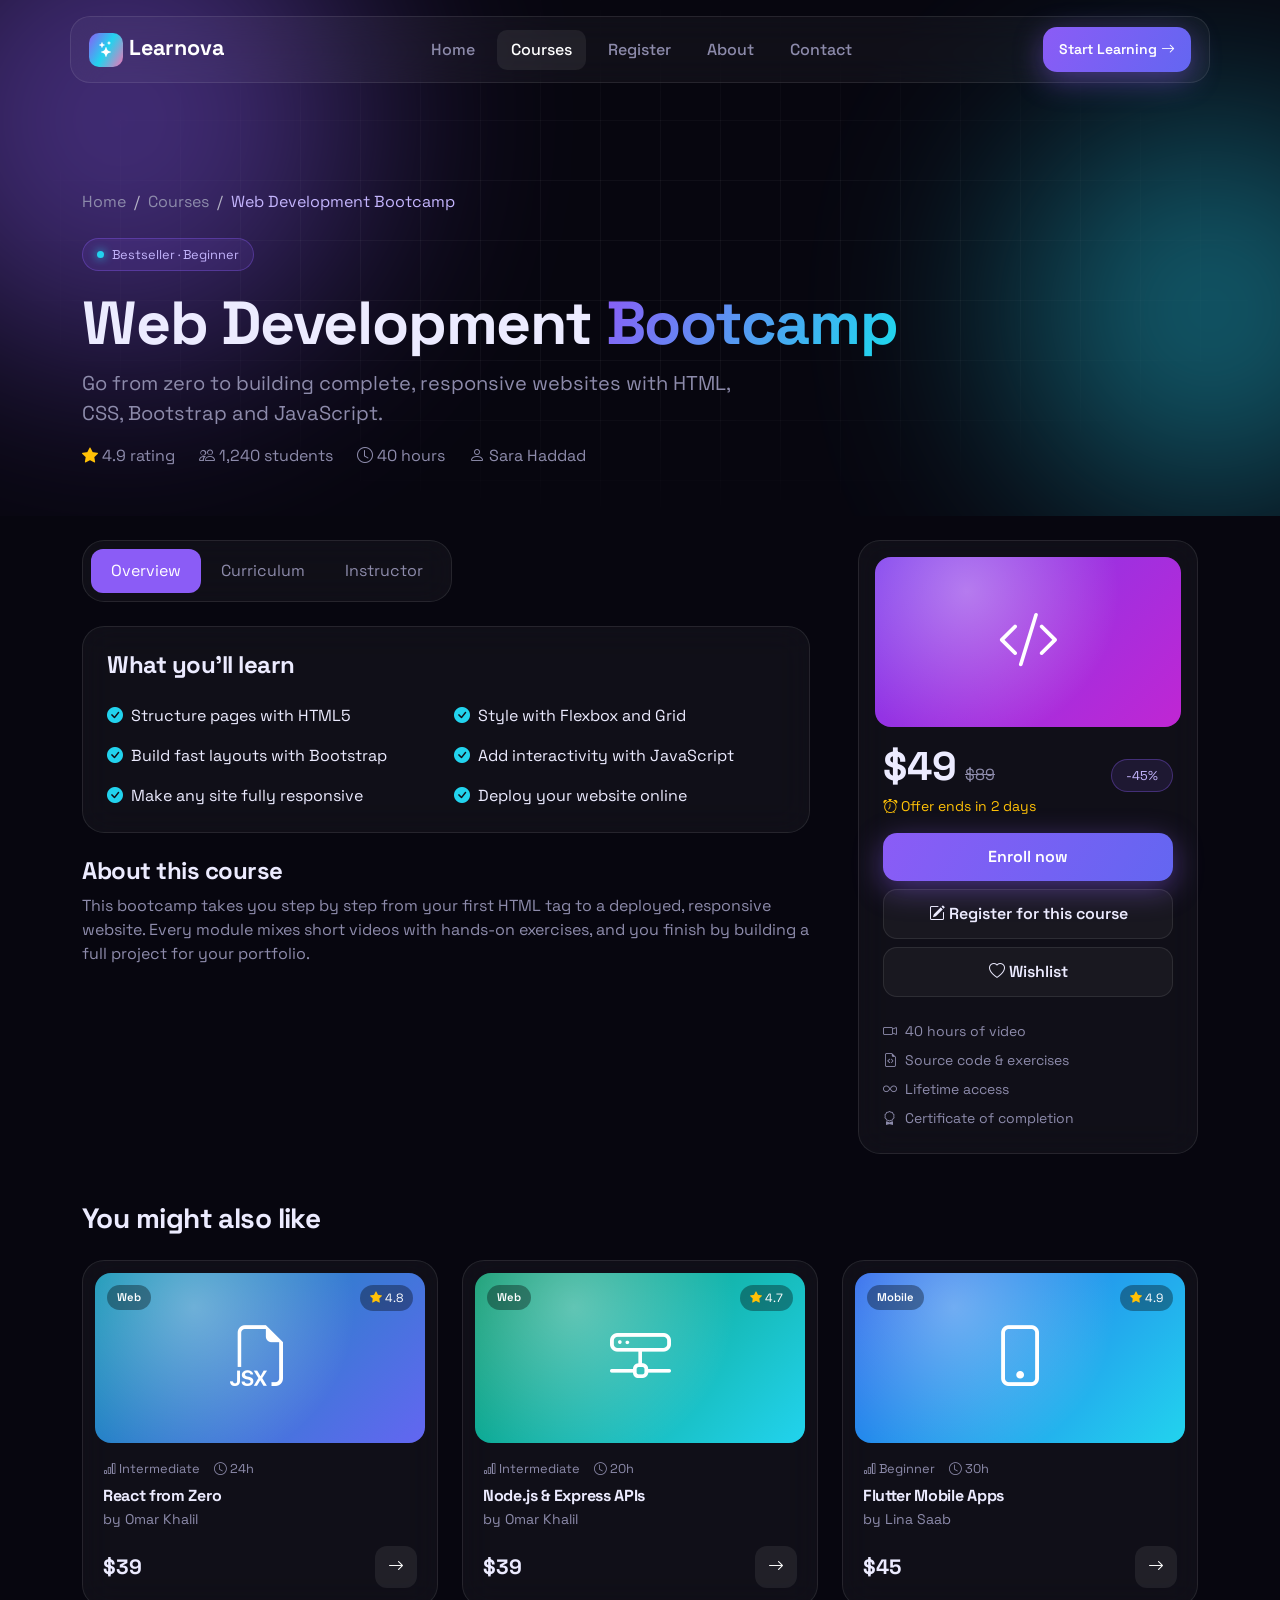
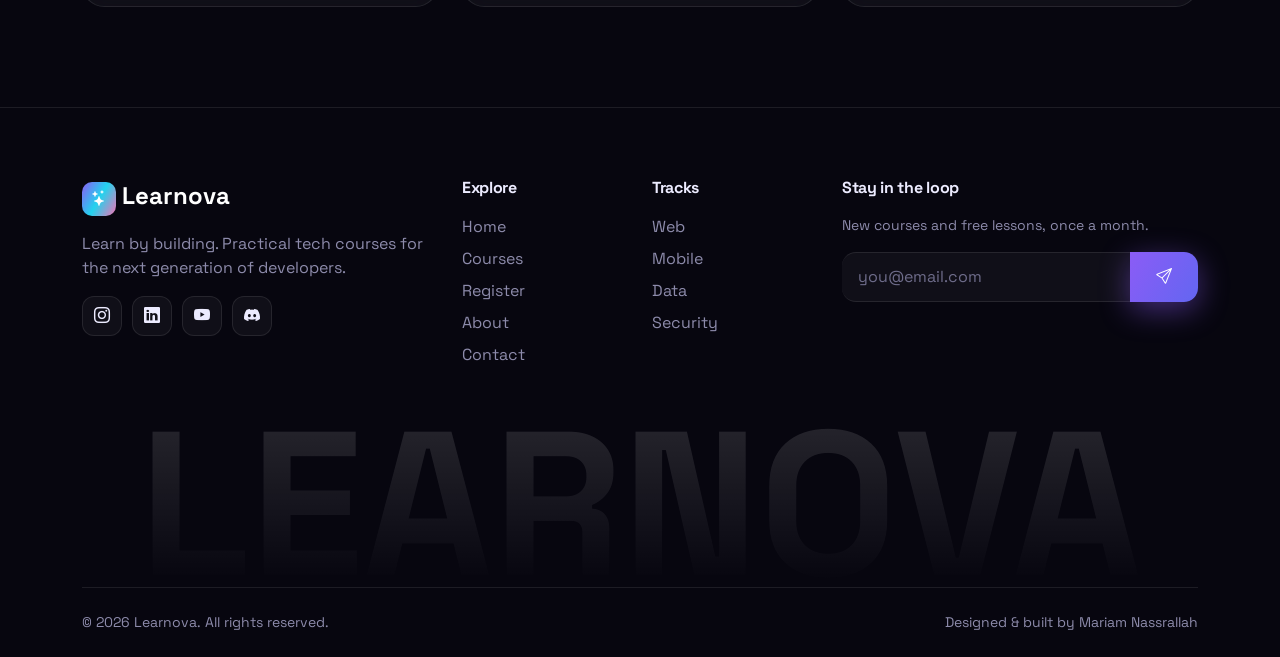
<file: course-details.html>
<!DOCTYPE html>
<html lang="en" data-bs-theme="dark">
<head>
  <meta charset="UTF-8">
  <meta name="viewport" content="width=device-width, initial-scale=1.0">
  <title>Web Development Bootcamp | Learnova</title>
  <link href="https://cdn.jsdelivr.net/npm/bootstrap@5.3.3/dist/css/bootstrap.min.css" rel="stylesheet">
  <link href="https://cdn.jsdelivr.net/npm/bootstrap-icons@1.11.3/font/bootstrap-icons.min.css" rel="stylesheet">
  <link href="https://fonts.googleapis.com/css2?family=Space+Grotesk:wght@400;500;600;700&family=JetBrains+Mono&display=swap" rel="stylesheet">
  <link href="css/style.css" rel="stylesheet">
</head>
<body>

  <!-- ===== Floating Navbar ===== -->
  <div class="nav-wrap">
    <nav class="navbar navbar-expand-lg glass container">
      <a class="navbar-brand" href="index.html"><span class="logo-mark"><i class="bi bi-stars"></i></span>Learnova</a>
      <button class="navbar-toggler border-0" type="button" data-bs-toggle="collapse" data-bs-target="#mainNav">
        <span class="navbar-toggler-icon"></span>
      </button>
      <div class="collapse navbar-collapse" id="mainNav">
        <ul class="navbar-nav mx-auto">
            <li class="nav-item"><a class="nav-link" href="index.html">Home</a></li>
            <li class="nav-item"><a class="nav-link active" href="courses.html">Courses</a></li>
            <li class="nav-item"><a class="nav-link" href="registration.html">Register</a></li>
            <li class="nav-item"><a class="nav-link" href="about.html">About</a></li>
            <li class="nav-item"><a class="nav-link" href="contact.html">Contact</a></li>
        </ul>
        <a href="registration.html" class="btn btn-glow btn-sm px-3">Start Learning <i class="bi bi-arrow-right"></i></a>
      </div>
    </nav>
  </div>

  <header class="page-header pb-5">
    <div class="blob blob-1"></div>
    <div class="blob blob-2"></div>
    <div class="grid-bg"></div>
    <div class="container z-1">
      <nav><ol class="breadcrumb">
        <li class="breadcrumb-item"><a href="index.html">Home</a></li>
        <li class="breadcrumb-item"><a href="courses.html">Courses</a></li>
        <li class="breadcrumb-item active" id="cd-crumb">Web Development Bootcamp</li>
      </ol></nav>
      <span class="pill mt-2" id="cd-pill"><span class="dot"></span> Bestseller &middot; Beginner friendly</span>
      <h1 class="mt-3" id="cd-title">Web Development <span class="grad-text">Bootcamp</span></h1>
      <p class="text-muted-c fs-5 col-lg-7" id="cd-desc">Go from zero to building complete, responsive websites with HTML, CSS, Bootstrap and JavaScript.</p>
      <div class="d-flex flex-wrap gap-4 text-muted-c mt-3" id="cd-stats">
        <span><i class="bi bi-star-fill text-warning"></i> 4.9 rating</span>
        <span><i class="bi bi-people"></i> 1,240 students</span>
        <span><i class="bi bi-clock"></i> 40 hours</span>
        <span><i class="bi bi-person"></i> Sara Haddad</span>
      </div>
    </div>
  </header>

  <section class="pt-4">
    <div class="container">
      <div class="row g-5">
        <div class="col-lg-8">
          <ul class="nav nav-pills glass p-2 d-inline-flex mb-4" role="tablist">
            <li class="nav-item"><button class="nav-link active" data-bs-toggle="pill" data-bs-target="#overview">Overview</button></li>
            <li class="nav-item"><button class="nav-link" data-bs-toggle="pill" data-bs-target="#curr">Curriculum</button></li>
            <li class="nav-item"><button class="nav-link" data-bs-toggle="pill" data-bs-target="#inst">Instructor</button></li>
          </ul>

          <div class="tab-content">
            <div class="tab-pane fade show active" id="overview">
              <div class="glass p-4 mb-4">
                <h4 class="mb-4">What you'll learn</h4>
                <div class="row g-3" id="cd-learn"><div class="col-md-6"><div class="d-flex gap-2"><i class="bi bi-check-circle-fill" style="color: var(--cyan)"></i><span>Structure pages with HTML5</span></div></div><div class="col-md-6"><div class="d-flex gap-2"><i class="bi bi-check-circle-fill" style="color: var(--cyan)"></i><span>Style with Flexbox and Grid</span></div></div><div class="col-md-6"><div class="d-flex gap-2"><i class="bi bi-check-circle-fill" style="color: var(--cyan)"></i><span>Build fast layouts with Bootstrap</span></div></div><div class="col-md-6"><div class="d-flex gap-2"><i class="bi bi-check-circle-fill" style="color: var(--cyan)"></i><span>Add interactivity with JavaScript</span></div></div><div class="col-md-6"><div class="d-flex gap-2"><i class="bi bi-check-circle-fill" style="color: var(--cyan)"></i><span>Make any site fully responsive</span></div></div><div class="col-md-6"><div class="d-flex gap-2"><i class="bi bi-check-circle-fill" style="color: var(--cyan)"></i><span>Deploy your website online</span></div></div></div>
              </div>
              <h4>About this course</h4>
              <p class="text-muted-c" id="cd-about">This bootcamp takes you step by step from your first HTML tag to a deployed, responsive website.
              Every module mixes short videos with hands-on exercises, and you finish by building a full project for your portfolio.</p>
            </div>

            <div class="tab-pane fade" id="curr">
              <div class="accordion" id="curriculum">
                <div class="accordion-item">
                  <h2 class="accordion-header">
                    <button class="accordion-button" type="button" data-bs-toggle="collapse" data-bs-target="#m0">
                      <span class="me-3 text-muted-c">01</span> HTML Fundamentals
                    </button>
                  </h2>
                  <div id="m0" class="accordion-collapse collapse show" data-bs-parent="#curriculum"><div class="lesson"><span><i class="bi bi-play-circle me-2" style="color: var(--cyan)"></i>Page structure</span><span class="text-muted-c">15 min</span></div><div class="lesson"><span><i class="bi bi-play-circle me-2" style="color: var(--cyan)"></i>Text, links and images</span><span class="text-muted-c">15 min</span></div><div class="lesson"><span><i class="bi bi-play-circle me-2" style="color: var(--cyan)"></i>Forms and tables</span><span class="text-muted-c">15 min</span></div></div>
                </div>
                <div class="accordion-item">
                  <h2 class="accordion-header">
                    <button class="accordion-button collapsed" type="button" data-bs-toggle="collapse" data-bs-target="#m1">
                      <span class="me-3 text-muted-c">02</span> CSS Styling
                    </button>
                  </h2>
                  <div id="m1" class="accordion-collapse collapse" data-bs-parent="#curriculum"><div class="lesson"><span><i class="bi bi-play-circle me-2" style="color: var(--cyan)"></i>Selectors and the box model</span><span class="text-muted-c">15 min</span></div><div class="lesson"><span><i class="bi bi-play-circle me-2" style="color: var(--cyan)"></i>Flexbox and Grid</span><span class="text-muted-c">15 min</span></div><div class="lesson"><span><i class="bi bi-play-circle me-2" style="color: var(--cyan)"></i>Responsive design</span><span class="text-muted-c">15 min</span></div></div>
                </div>
                <div class="accordion-item">
                  <h2 class="accordion-header">
                    <button class="accordion-button collapsed" type="button" data-bs-toggle="collapse" data-bs-target="#m2">
                      <span class="me-3 text-muted-c">03</span> Bootstrap 5
                    </button>
                  </h2>
                  <div id="m2" class="accordion-collapse collapse" data-bs-parent="#curriculum"><div class="lesson"><span><i class="bi bi-play-circle me-2" style="color: var(--cyan)"></i>The grid system</span><span class="text-muted-c">15 min</span></div><div class="lesson"><span><i class="bi bi-play-circle me-2" style="color: var(--cyan)"></i>Components</span><span class="text-muted-c">15 min</span></div><div class="lesson"><span><i class="bi bi-play-circle me-2" style="color: var(--cyan)"></i>Build a landing page</span><span class="text-muted-c">15 min</span></div></div>
                </div>
                <div class="accordion-item">
                  <h2 class="accordion-header">
                    <button class="accordion-button collapsed" type="button" data-bs-toggle="collapse" data-bs-target="#m3">
                      <span class="me-3 text-muted-c">04</span> JavaScript Basics
                    </button>
                  </h2>
                  <div id="m3" class="accordion-collapse collapse" data-bs-parent="#curriculum"><div class="lesson"><span><i class="bi bi-play-circle me-2" style="color: var(--cyan)"></i>Variables and functions</span><span class="text-muted-c">15 min</span></div><div class="lesson"><span><i class="bi bi-play-circle me-2" style="color: var(--cyan)"></i>DOM manipulation</span><span class="text-muted-c">15 min</span></div><div class="lesson"><span><i class="bi bi-play-circle me-2" style="color: var(--cyan)"></i>Events</span><span class="text-muted-c">15 min</span></div></div>
                </div>
                <div class="accordion-item">
                  <h2 class="accordion-header">
                    <button class="accordion-button collapsed" type="button" data-bs-toggle="collapse" data-bs-target="#m4">
                      <span class="me-3 text-muted-c">05</span> Final Project
                    </button>
                  </h2>
                  <div id="m4" class="accordion-collapse collapse" data-bs-parent="#curriculum"><div class="lesson"><span><i class="bi bi-play-circle me-2" style="color: var(--cyan)"></i>Plan your site</span><span class="text-muted-c">15 min</span></div><div class="lesson"><span><i class="bi bi-play-circle me-2" style="color: var(--cyan)"></i>Build and style it</span><span class="text-muted-c">15 min</span></div><div class="lesson"><span><i class="bi bi-play-circle me-2" style="color: var(--cyan)"></i>Deploy it online</span><span class="text-muted-c">15 min</span></div></div>
                </div>
              </div>
            </div>

            <div class="tab-pane fade" id="inst">
              <div class="glass p-4 d-flex gap-4 align-items-center flex-wrap" id="cd-inst">
                <div class="team-avatar g1 m-0">SH</div>
                <div class="flex-grow-1" style="min-width: 220px;">
                  <h4 class="mb-1">Sara Haddad</h4>
                  <p class="mb-2" style="color: var(--cyan)">Senior Frontend Developer</p>
                  <p class="text-muted-c mb-0">Sara builds web apps for startups and has taught web development to hundreds of students.</p>
                </div>
              </div>
            </div>
          </div>
        </div>

        <div class="col-lg-4">
          <div class="glass p-3 sticky-side">
            <div class="course-thumb g1 mb-3" id="cd-thumb"><i class="bi bi-code-slash"></i></div>
            <div class="px-2 pb-2">
              <div class="d-flex align-items-baseline gap-2" id="cd-price">
                <span class="display-6 fw-bold">$49</span>
                <del class="text-muted-c">$89</del>
                <span class="pill ms-auto">-45%</span>
              </div>
              <p class="small text-warning mt-1"><i class="bi bi-alarm"></i> Offer ends in 2 days</p>
              <button class="btn btn-glow w-100 mb-2" data-bs-toggle="modal" data-bs-target="#enrollModal">Enroll now</button>
              <a href="registration.html" class="btn btn-ghost w-100 mb-2" id="cd-register"><i class="bi bi-pencil-square"></i> Register for this course</a>
              <button class="btn btn-ghost w-100 mb-4"><i class="bi bi-heart"></i> Wishlist</button>
              <ul class="list-unstyled small text-muted-c mb-0">
                <li class="mb-2" id="cd-hours"><i class="bi bi-camera-video me-2"></i>40 hours of video</li>
                <li class="mb-2"><i class="bi bi-file-earmark-code me-2"></i>Source code &amp; exercises</li>
                <li class="mb-2"><i class="bi bi-infinity me-2"></i>Lifetime access</li>
                <li><i class="bi bi-award me-2"></i>Certificate of completion</li>
              </ul>
            </div>
          </div>
        </div>
      </div>

      <h3 class="mt-5 mb-4 reveal">You might also like</h3>
      <div class="row g-4" id="cd-related">
        <div class="col-sm-6 col-lg-4 course-item reveal delay-0" data-category="web">
          <a href="course-details.html?id=react" class="glass course-card text-reset">
            <div class="course-thumb g2">
              <span class="tag">Web</span>
              <span class="rating"><i class="bi bi-star-fill text-warning"></i> 4.8</span>
              <i class="bi bi-filetype-jsx"></i>
            </div>
            <div class="course-body">
              <div class="course-meta mb-2"><span><i class="bi bi-bar-chart"></i> Intermediate</span><span><i class="bi bi-clock"></i> 24h</span></div>
              <h5 class="fs-6 mb-1">React from Zero</h5>
              <p class="small text-muted-c mb-3">by Omar Khalil</p>
              <div class="d-flex justify-content-between align-items-center mt-auto">
                <span class="price">$39</span>
                <span class="arrow-btn"><i class="bi bi-arrow-right"></i></span>
              </div>
            </div>
          </a>
        </div>
        <div class="col-sm-6 col-lg-4 course-item reveal delay-1" data-category="web">
          <a href="course-details.html?id=node" class="glass course-card text-reset">
            <div class="course-thumb g3">
              <span class="tag">Web</span>
              <span class="rating"><i class="bi bi-star-fill text-warning"></i> 4.7</span>
              <i class="bi bi-hdd-network"></i>
            </div>
            <div class="course-body">
              <div class="course-meta mb-2"><span><i class="bi bi-bar-chart"></i> Intermediate</span><span><i class="bi bi-clock"></i> 20h</span></div>
              <h5 class="fs-6 mb-1">Node.js & Express APIs</h5>
              <p class="small text-muted-c mb-3">by Omar Khalil</p>
              <div class="d-flex justify-content-between align-items-center mt-auto">
                <span class="price">$39</span>
                <span class="arrow-btn"><i class="bi bi-arrow-right"></i></span>
              </div>
            </div>
          </a>
        </div>
        <div class="col-sm-6 col-lg-4 course-item reveal delay-2" data-category="mobile">
          <a href="course-details.html?id=flutter" class="glass course-card text-reset">
            <div class="course-thumb g4">
              <span class="tag">Mobile</span>
              <span class="rating"><i class="bi bi-star-fill text-warning"></i> 4.9</span>
              <i class="bi bi-phone"></i>
            </div>
            <div class="course-body">
              <div class="course-meta mb-2"><span><i class="bi bi-bar-chart"></i> Beginner</span><span><i class="bi bi-clock"></i> 30h</span></div>
              <h5 class="fs-6 mb-1">Flutter Mobile Apps</h5>
              <p class="small text-muted-c mb-3">by Lina Saab</p>
              <div class="d-flex justify-content-between align-items-center mt-auto">
                <span class="price">$45</span>
                <span class="arrow-btn"><i class="bi bi-arrow-right"></i></span>
              </div>
            </div>
          </a>
        </div>
      </div>
    </div>
  </section>

  <!-- ===== Enroll Modal ===== -->
  <div class="modal fade" id="enrollModal" tabindex="-1">
    <div class="modal-dialog modal-dialog-centered">
      <div class="modal-content p-2">
        <div class="modal-header border-0">
          <h5 class="modal-title" id="cd-modal-title">Join the <span class="grad-text">Bootcamp</span></h5>
          <button type="button" class="btn-close" data-bs-dismiss="modal"></button>
        </div>
        <div class="modal-body">
          <!-- Sends the course + details to the registration page, which pre-fills the form -->
          <form action="registration.html" method="get" data-no-auto>
            <input type="hidden" name="course" id="cd-course-id" value="web-dev">
            <input type="text" name="name" class="form-control mb-3" placeholder="Full name" required>
            <input type="email" name="email" class="form-control mb-3" placeholder="Email" required>
            <input type="tel" name="phone" class="form-control mb-3" placeholder="Phone">
            <button type="submit" class="btn btn-glow w-100">Confirm enrollment</button>
          </form>
        </div>
      </div>
    </div>
  </div>

  <!-- ===== Footer ===== -->
  <footer>
    <div class="container">
      <div class="row g-4">
        <div class="col-lg-4">
          <a class="navbar-brand fs-4 fw-bold text-white" href="index.html"><span class="logo-mark"><i class="bi bi-stars"></i></span>Learnova</a>
          <p class="text-muted-c mt-3">Learn by building. Practical tech courses for the next generation of developers.</p>
          <div class="social">
            <a href="#"><i class="bi bi-instagram"></i></a>
            <a href="#"><i class="bi bi-linkedin"></i></a>
            <a href="#"><i class="bi bi-youtube"></i></a>
            <a href="#"><i class="bi bi-discord"></i></a>
          </div>
        </div>
        <div class="col-6 col-lg-2">
          <h6>Explore</h6>
          <ul class="list-unstyled">
            <li class="mb-2"><a href="index.html">Home</a></li>
            <li class="mb-2"><a href="courses.html">Courses</a></li>
            <li class="mb-2"><a href="registration.html">Register</a></li>
            <li class="mb-2"><a href="about.html">About</a></li>
            <li class="mb-2"><a href="contact.html">Contact</a></li>
          </ul>
        </div>
        <div class="col-6 col-lg-2">
          <h6>Tracks</h6>
          <ul class="list-unstyled">
            <li class="mb-2"><a href="courses.html">Web</a></li>
            <li class="mb-2"><a href="courses.html">Mobile</a></li>
            <li class="mb-2"><a href="courses.html">Data</a></li>
            <li class="mb-2"><a href="courses.html">Security</a></li>
          </ul>
        </div>
        <div class="col-lg-4">
          <h6>Stay in the loop</h6>
          <p class="text-muted-c small">New courses and free lessons, once a month.</p>
          <div class="input-group">
            <input type="email" class="form-control" placeholder="you@email.com">
            <button class="btn btn-glow"><i class="bi bi-send"></i></button>
          </div>
        </div>
      </div>
      <div class="big-word">LEARNOVA</div>
      <div class="d-flex flex-column flex-md-row justify-content-between py-4 small text-muted-c gap-2" style="border-top: 1px solid var(--glass-border);">
        <span>&copy; 2026 Learnova. All rights reserved.</span>
        <span>Designed &amp; built by Mariam Nassrallah</span>
      </div>
    </div>
  </footer>

  <script src="https://cdn.jsdelivr.net/npm/bootstrap@5.3.3/dist/js/bootstrap.bundle.min.js"></script>
  <script src="js/courses.js"></script>
  <script src="js/main.js"></script>
</body>
</html>
</file>
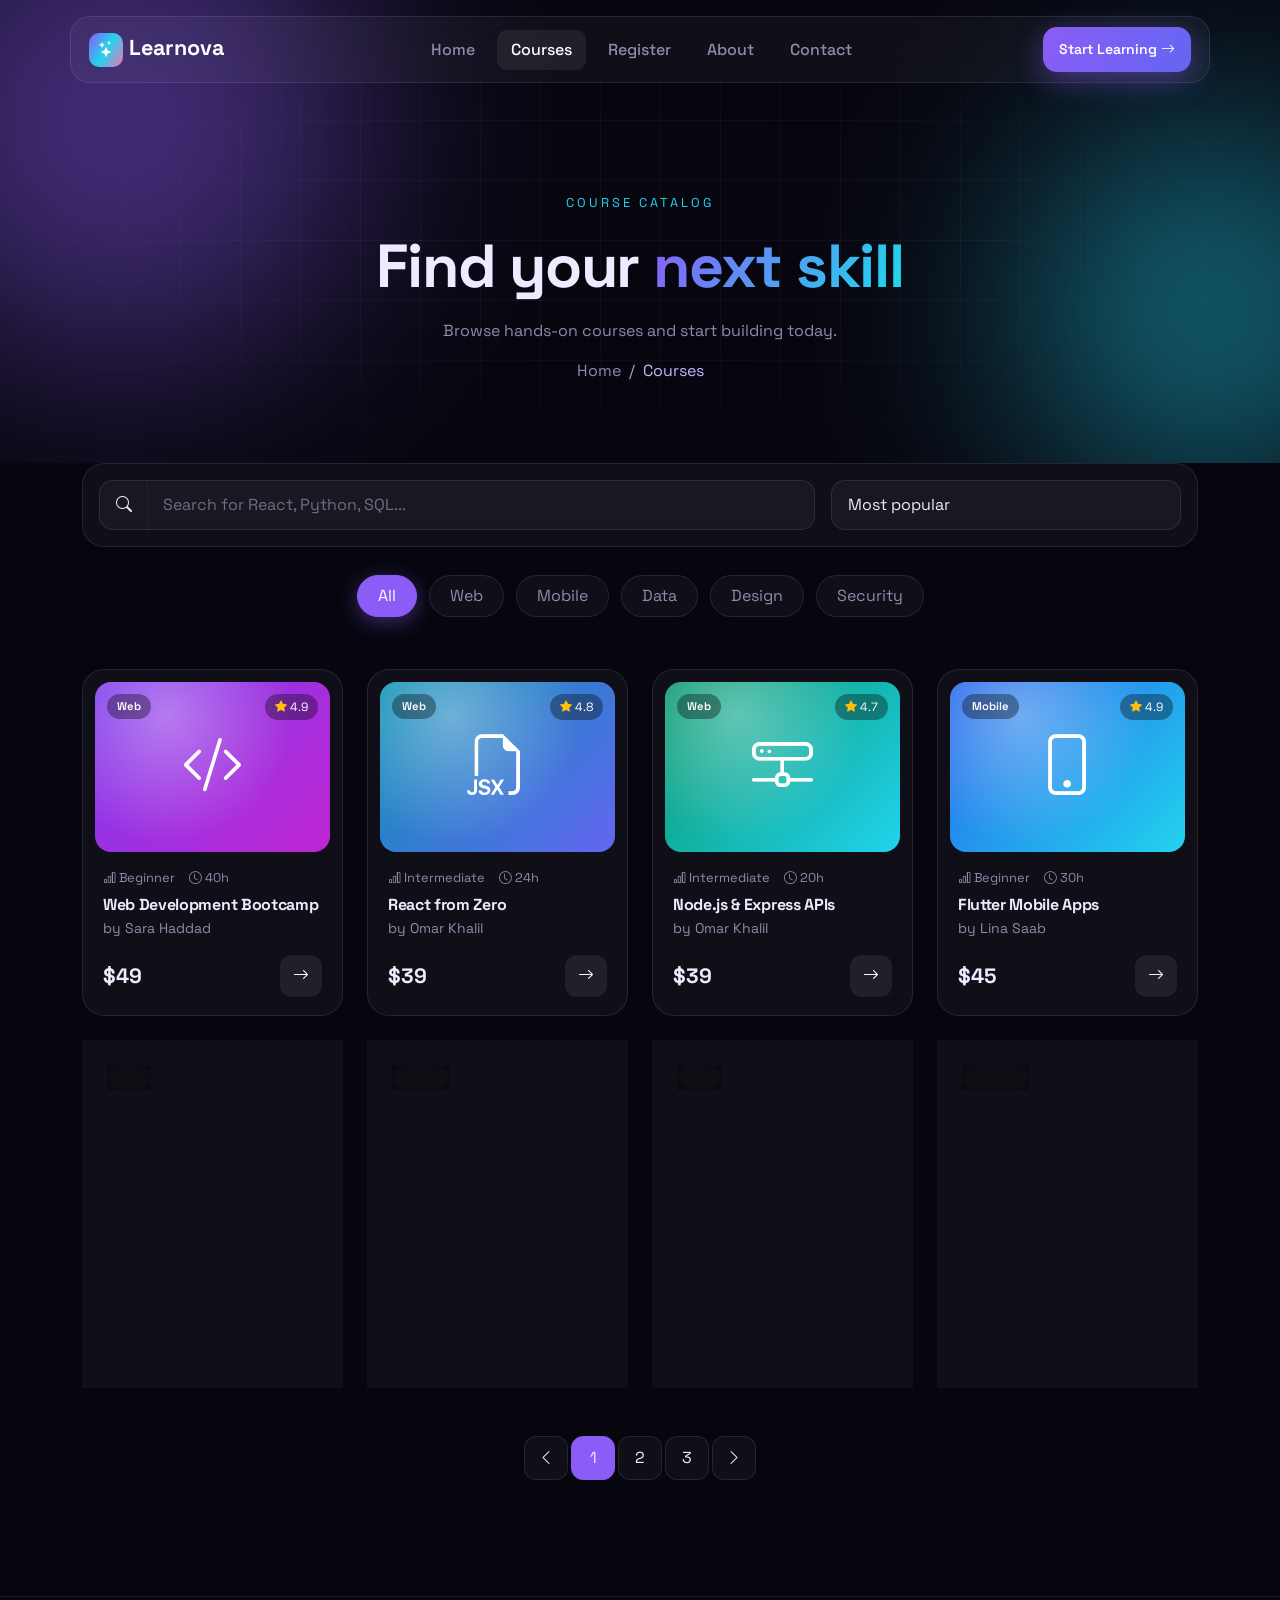
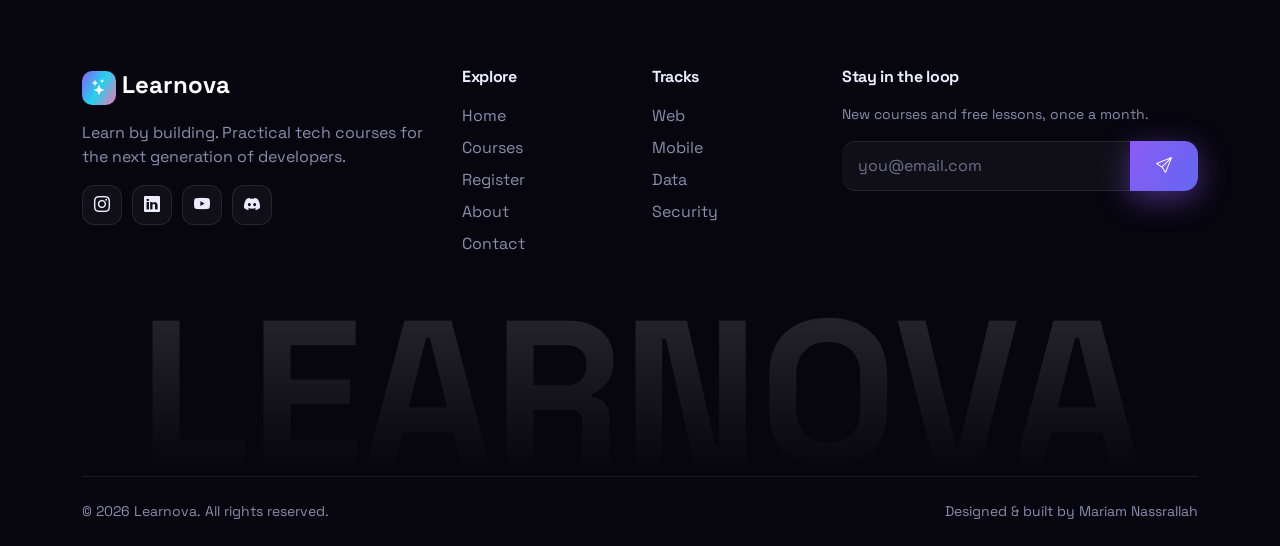
<file: courses.html>
<!DOCTYPE html>
<html lang="en" data-bs-theme="dark">
<head>
  <meta charset="UTF-8">
  <meta name="viewport" content="width=device-width, initial-scale=1.0">
  <title>Courses | Learnova</title>
  <link href="https://cdn.jsdelivr.net/npm/bootstrap@5.3.3/dist/css/bootstrap.min.css" rel="stylesheet">
  <link href="https://cdn.jsdelivr.net/npm/bootstrap-icons@1.11.3/font/bootstrap-icons.min.css" rel="stylesheet">
  <link href="https://fonts.googleapis.com/css2?family=Space+Grotesk:wght@400;500;600;700&family=JetBrains+Mono&display=swap" rel="stylesheet">
  <link href="css/style.css" rel="stylesheet">
</head>
<body>

  <!-- ===== Floating Navbar ===== -->
  <div class="nav-wrap">
    <nav class="navbar navbar-expand-lg glass container">
      <a class="navbar-brand" href="index.html"><span class="logo-mark"><i class="bi bi-stars"></i></span>Learnova</a>
      <button class="navbar-toggler border-0" type="button" data-bs-toggle="collapse" data-bs-target="#mainNav">
        <span class="navbar-toggler-icon"></span>
      </button>
      <div class="collapse navbar-collapse" id="mainNav">
        <ul class="navbar-nav mx-auto">
            <li class="nav-item"><a class="nav-link" href="index.html">Home</a></li>
            <li class="nav-item"><a class="nav-link active" href="courses.html">Courses</a></li>
            <li class="nav-item"><a class="nav-link" href="registration.html">Register</a></li>
            <li class="nav-item"><a class="nav-link" href="about.html">About</a></li>
            <li class="nav-item"><a class="nav-link" href="contact.html">Contact</a></li>
        </ul>
        <a href="registration.html" class="btn btn-glow btn-sm px-3">Start Learning <i class="bi bi-arrow-right"></i></a>
      </div>
    </nav>
  </div>

  <!-- ===== Page Header ===== -->
  <header class="page-header">
    <div class="blob blob-1"></div>
    <div class="blob blob-2"></div>
    <div class="grid-bg"></div>
    <div class="container z-1 text-center">
      <span class="eyebrow">Course catalog</span>
      <h1 class="mt-3">Find your <span class="grad-text">next skill</span></h1>
      <p class="text-muted-c col-lg-6 mx-auto mt-3">Browse hands-on courses and start building today.</p>
      <nav class="d-flex justify-content-center mt-3">
        <ol class="breadcrumb mb-0">
          <li class="breadcrumb-item"><a href="index.html">Home</a></li>
          <li class="breadcrumb-item active">Courses</li>
        </ol>
      </nav>
    </div>
  </header>

  <section class="pt-0">
    <div class="container">
      <div class="glass p-3 mb-4 reveal">
        <div class="row g-3 align-items-center">
          <div class="col-md-8">
            <div class="input-group">
              <span class="input-group-text"><i class="bi bi-search"></i></span>
              <input type="text" id="searchCourses" class="form-control" placeholder="Search for React, Python, SQL...">
            </div>
          </div>
          <div class="col-md-4">
            <select class="form-select">
              <option>Most popular</option>
              <option>Price: low to high</option>
              <option>Price: high to low</option>
              <option>Newest</option>
            </select>
          </div>
        </div>
      </div>

      <div class="text-center mb-5 reveal">
          <button class="filter-btn active" data-filter="all">All</button>
          <button class="filter-btn" data-filter="web">Web</button>
          <button class="filter-btn" data-filter="mobile">Mobile</button>
          <button class="filter-btn" data-filter="data">Data</button>
          <button class="filter-btn" data-filter="design">Design</button>
          <button class="filter-btn" data-filter="security">Security</button>
      </div>

      <div class="row g-4">
        <div class="col-sm-6 col-lg-3 course-item reveal delay-0" data-category="web">
          <a href="course-details.html?id=web-dev" class="glass course-card text-reset">
            <div class="course-thumb g1">
              <span class="tag">Web</span>
              <span class="rating"><i class="bi bi-star-fill text-warning"></i> 4.9</span>
              <i class="bi bi-code-slash"></i>
            </div>
            <div class="course-body">
              <div class="course-meta mb-2"><span><i class="bi bi-bar-chart"></i> Beginner</span><span><i class="bi bi-clock"></i> 40h</span></div>
              <h5 class="fs-6 mb-1">Web Development Bootcamp</h5>
              <p class="small text-muted-c mb-3">by Sara Haddad</p>
              <div class="d-flex justify-content-between align-items-center mt-auto">
                <span class="price">$49</span>
                <span class="arrow-btn"><i class="bi bi-arrow-right"></i></span>
              </div>
            </div>
          </a>
        </div>
        <div class="col-sm-6 col-lg-3 course-item reveal delay-1" data-category="web">
          <a href="course-details.html?id=react" class="glass course-card text-reset">
            <div class="course-thumb g2">
              <span class="tag">Web</span>
              <span class="rating"><i class="bi bi-star-fill text-warning"></i> 4.8</span>
              <i class="bi bi-filetype-jsx"></i>
            </div>
            <div class="course-body">
              <div class="course-meta mb-2"><span><i class="bi bi-bar-chart"></i> Intermediate</span><span><i class="bi bi-clock"></i> 24h</span></div>
              <h5 class="fs-6 mb-1">React from Zero</h5>
              <p class="small text-muted-c mb-3">by Omar Khalil</p>
              <div class="d-flex justify-content-between align-items-center mt-auto">
                <span class="price">$39</span>
                <span class="arrow-btn"><i class="bi bi-arrow-right"></i></span>
              </div>
            </div>
          </a>
        </div>
        <div class="col-sm-6 col-lg-3 course-item reveal delay-2" data-category="web">
          <a href="course-details.html?id=node" class="glass course-card text-reset">
            <div class="course-thumb g3">
              <span class="tag">Web</span>
              <span class="rating"><i class="bi bi-star-fill text-warning"></i> 4.7</span>
              <i class="bi bi-hdd-network"></i>
            </div>
            <div class="course-body">
              <div class="course-meta mb-2"><span><i class="bi bi-bar-chart"></i> Intermediate</span><span><i class="bi bi-clock"></i> 20h</span></div>
              <h5 class="fs-6 mb-1">Node.js & Express APIs</h5>
              <p class="small text-muted-c mb-3">by Omar Khalil</p>
              <div class="d-flex justify-content-between align-items-center mt-auto">
                <span class="price">$39</span>
                <span class="arrow-btn"><i class="bi bi-arrow-right"></i></span>
              </div>
            </div>
          </a>
        </div>
        <div class="col-sm-6 col-lg-3 course-item reveal delay-3" data-category="mobile">
          <a href="course-details.html?id=flutter" class="glass course-card text-reset">
            <div class="course-thumb g4">
              <span class="tag">Mobile</span>
              <span class="rating"><i class="bi bi-star-fill text-warning"></i> 4.9</span>
              <i class="bi bi-phone"></i>
            </div>
            <div class="course-body">
              <div class="course-meta mb-2"><span><i class="bi bi-bar-chart"></i> Beginner</span><span><i class="bi bi-clock"></i> 30h</span></div>
              <h5 class="fs-6 mb-1">Flutter Mobile Apps</h5>
              <p class="small text-muted-c mb-3">by Lina Saab</p>
              <div class="d-flex justify-content-between align-items-center mt-auto">
                <span class="price">$45</span>
                <span class="arrow-btn"><i class="bi bi-arrow-right"></i></span>
              </div>
            </div>
          </a>
        </div>
        <div class="col-sm-6 col-lg-3 course-item reveal delay-0" data-category="data">
          <a href="course-details.html?id=python" class="glass course-card text-reset">
            <div class="course-thumb g5">
              <span class="tag">Data</span>
              <span class="rating"><i class="bi bi-star-fill text-warning"></i> 4.8</span>
              <i class="bi bi-filetype-py"></i>
            </div>
            <div class="course-body">
              <div class="course-meta mb-2"><span><i class="bi bi-bar-chart"></i> Beginner</span><span><i class="bi bi-clock"></i> 18h</span></div>
              <h5 class="fs-6 mb-1">Python Programming</h5>
              <p class="small text-muted-c mb-3">by Karim Nader</p>
              <div class="d-flex justify-content-between align-items-center mt-auto">
                <span class="price">$29</span>
                <span class="arrow-btn"><i class="bi bi-arrow-right"></i></span>
              </div>
            </div>
          </a>
        </div>
        <div class="col-sm-6 col-lg-3 course-item reveal delay-1" data-category="design">
          <a href="course-details.html?id=uiux" class="glass course-card text-reset">
            <div class="course-thumb g6">
              <span class="tag">Design</span>
              <span class="rating"><i class="bi bi-star-fill text-warning"></i> 4.7</span>
              <i class="bi bi-palette"></i>
            </div>
            <div class="course-body">
              <div class="course-meta mb-2"><span><i class="bi bi-bar-chart"></i> Beginner</span><span><i class="bi bi-clock"></i> 15h</span></div>
              <h5 class="fs-6 mb-1">UI/UX Design Basics</h5>
              <p class="small text-muted-c mb-3">by Lina Saab</p>
              <div class="d-flex justify-content-between align-items-center mt-auto">
                <span class="price">$29</span>
                <span class="arrow-btn"><i class="bi bi-arrow-right"></i></span>
              </div>
            </div>
          </a>
        </div>
        <div class="col-sm-6 col-lg-3 course-item reveal delay-2" data-category="data">
          <a href="course-details.html?id=sql" class="glass course-card text-reset">
            <div class="course-thumb g7">
              <span class="tag">Data</span>
              <span class="rating"><i class="bi bi-star-fill text-warning"></i> 4.6</span>
              <i class="bi bi-database"></i>
            </div>
            <div class="course-body">
              <div class="course-meta mb-2"><span><i class="bi bi-bar-chart"></i> Beginner</span><span><i class="bi bi-clock"></i> 16h</span></div>
              <h5 class="fs-6 mb-1">Databases & SQL</h5>
              <p class="small text-muted-c mb-3">by Karim Nader</p>
              <div class="d-flex justify-content-between align-items-center mt-auto">
                <span class="price">$29</span>
                <span class="arrow-btn"><i class="bi bi-arrow-right"></i></span>
              </div>
            </div>
          </a>
        </div>
        <div class="col-sm-6 col-lg-3 course-item reveal delay-3" data-category="security">
          <a href="course-details.html?id=security" class="glass course-card text-reset">
            <div class="course-thumb g8">
              <span class="tag">Security</span>
              <span class="rating"><i class="bi bi-star-fill text-warning"></i> 4.9</span>
              <i class="bi bi-shield-lock"></i>
            </div>
            <div class="course-body">
              <div class="course-meta mb-2"><span><i class="bi bi-bar-chart"></i> Intermediate</span><span><i class="bi bi-clock"></i> 22h</span></div>
              <h5 class="fs-6 mb-1">Cybersecurity Essentials</h5>
              <p class="small text-muted-c mb-3">by Sara Haddad</p>
              <div class="d-flex justify-content-between align-items-center mt-auto">
                <span class="price">$45</span>
                <span class="arrow-btn"><i class="bi bi-arrow-right"></i></span>
              </div>
            </div>
          </a>
        </div>
      </div>

      <nav class="mt-5">
        <ul class="pagination justify-content-center">
          <li class="page-item"><a class="page-link" href="#"><i class="bi bi-chevron-left"></i></a></li>
          <li class="page-item active"><a class="page-link" href="#">1</a></li>
          <li class="page-item"><a class="page-link" href="#">2</a></li>
          <li class="page-item"><a class="page-link" href="#">3</a></li>
          <li class="page-item"><a class="page-link" href="#"><i class="bi bi-chevron-right"></i></a></li>
        </ul>
      </nav>
    </div>
  </section>

  <!-- ===== Footer ===== -->
  <footer>
    <div class="container">
      <div class="row g-4">
        <div class="col-lg-4">
          <a class="navbar-brand fs-4 fw-bold text-white" href="index.html"><span class="logo-mark"><i class="bi bi-stars"></i></span>Learnova</a>
          <p class="text-muted-c mt-3">Learn by building. Practical tech courses for the next generation of developers.</p>
          <div class="social">
            <a href="#"><i class="bi bi-instagram"></i></a>
            <a href="#"><i class="bi bi-linkedin"></i></a>
            <a href="#"><i class="bi bi-youtube"></i></a>
            <a href="#"><i class="bi bi-discord"></i></a>
          </div>
        </div>
        <div class="col-6 col-lg-2">
          <h6>Explore</h6>
          <ul class="list-unstyled">
            <li class="mb-2"><a href="index.html">Home</a></li>
            <li class="mb-2"><a href="courses.html">Courses</a></li>
            <li class="mb-2"><a href="registration.html">Register</a></li>
            <li class="mb-2"><a href="about.html">About</a></li>
            <li class="mb-2"><a href="contact.html">Contact</a></li>
          </ul>
        </div>
        <div class="col-6 col-lg-2">
          <h6>Tracks</h6>
          <ul class="list-unstyled">
            <li class="mb-2"><a href="courses.html">Web</a></li>
            <li class="mb-2"><a href="courses.html">Mobile</a></li>
            <li class="mb-2"><a href="courses.html">Data</a></li>
            <li class="mb-2"><a href="courses.html">Security</a></li>
          </ul>
        </div>
        <div class="col-lg-4">
          <h6>Stay in the loop</h6>
          <p class="text-muted-c small">New courses and free lessons, once a month.</p>
          <div class="input-group">
            <input type="email" class="form-control" placeholder="you@email.com">
            <button class="btn btn-glow"><i class="bi bi-send"></i></button>
          </div>
        </div>
      </div>
      <div class="big-word">LEARNOVA</div>
      <div class="d-flex flex-column flex-md-row justify-content-between py-4 small text-muted-c gap-2" style="border-top: 1px solid var(--glass-border);">
        <span>&copy; 2026 Learnova. All rights reserved.</span>
        <span>Designed &amp; built by Mariam Nassrallah</span>
      </div>
    </div>
  </footer>

  <script src="https://cdn.jsdelivr.net/npm/bootstrap@5.3.3/dist/js/bootstrap.bundle.min.js"></script>
  <script src="js/main.js"></script>
</body>
</html>
</file>
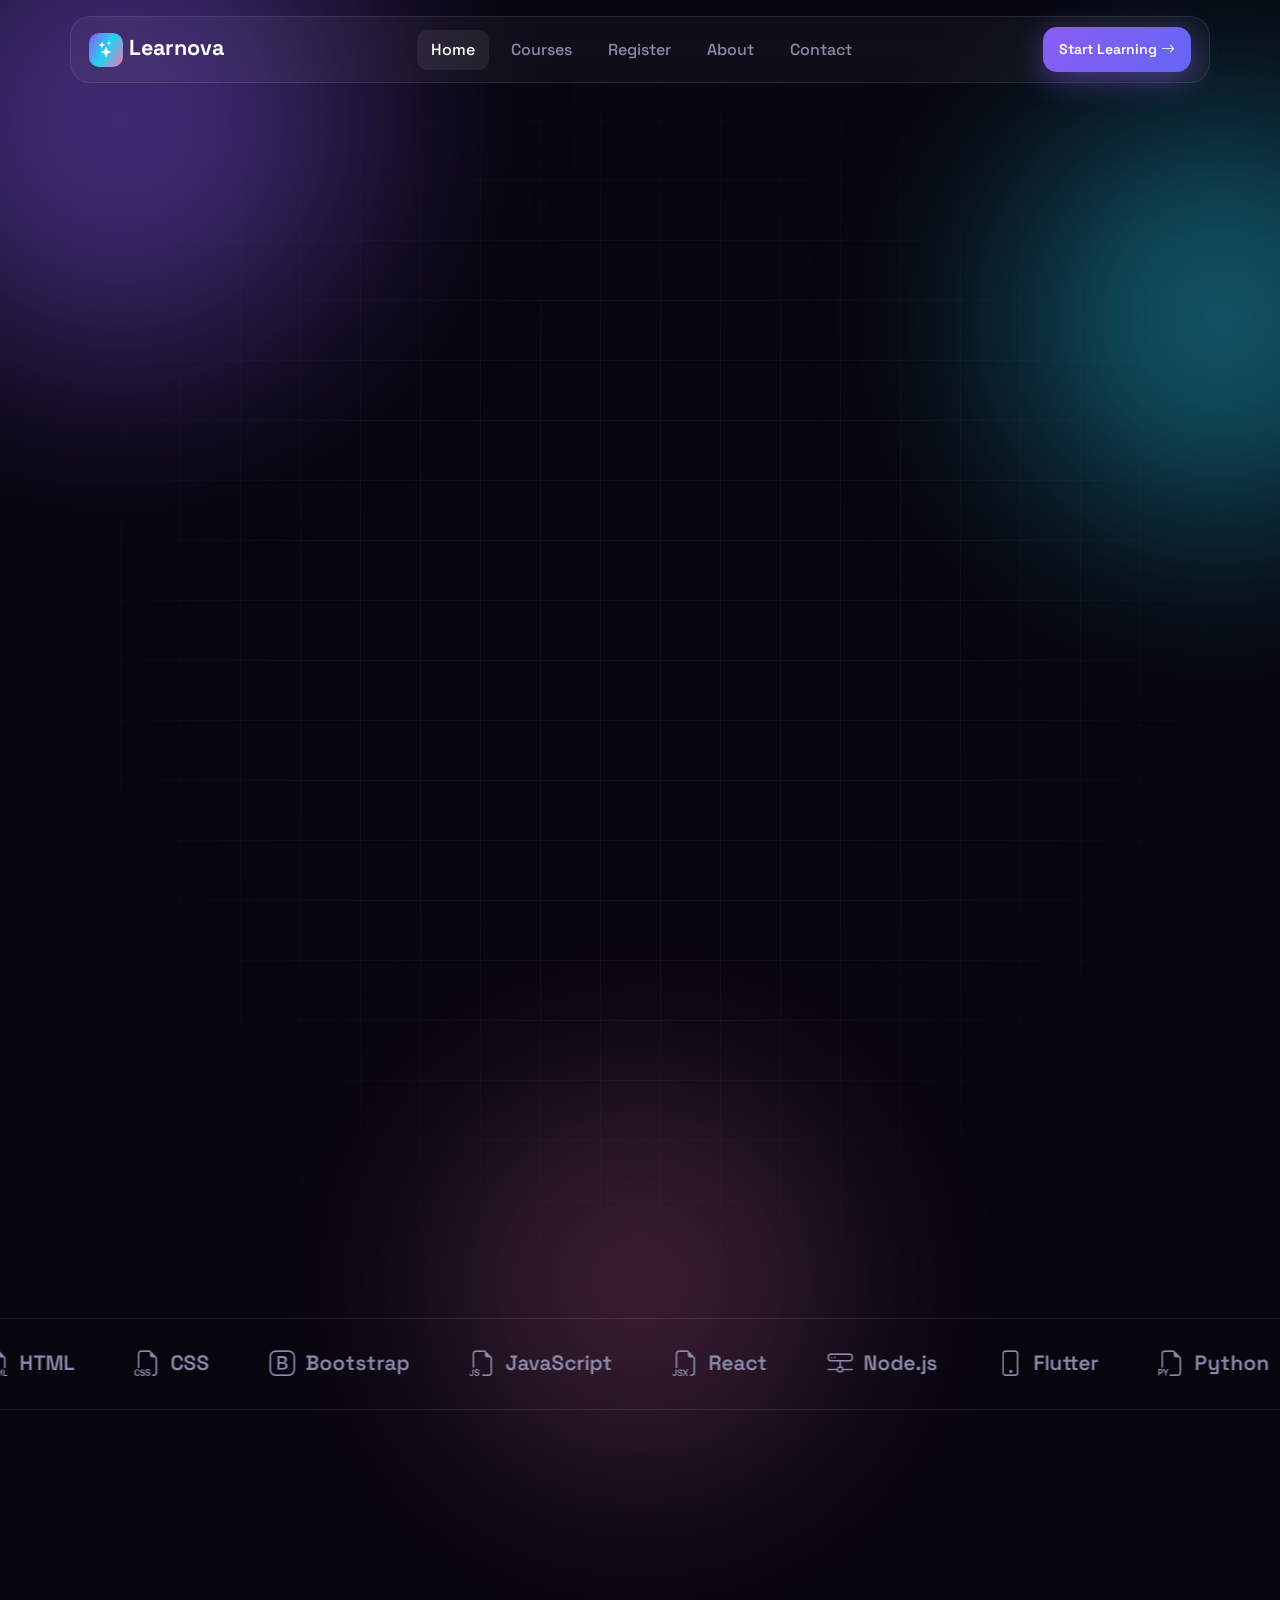
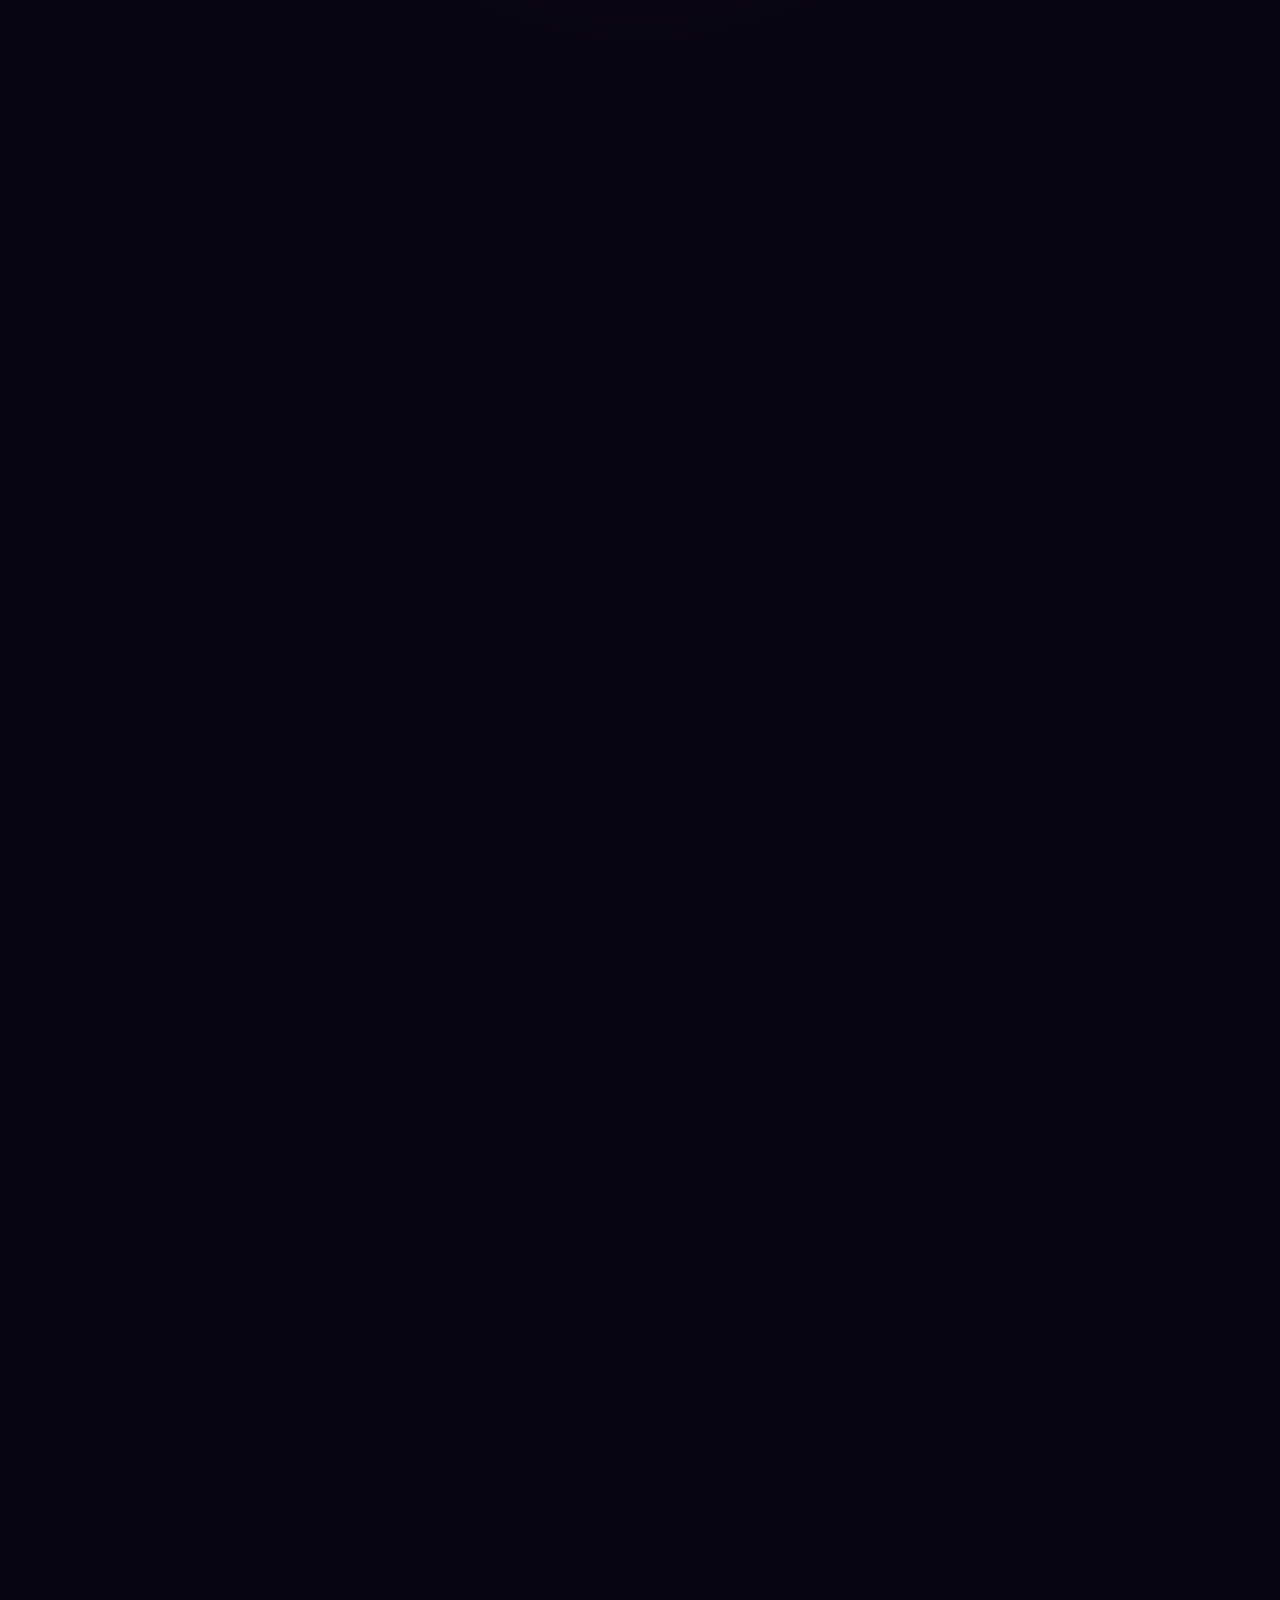
<file: home.html>
<!DOCTYPE html>
<html lang="en">
<head>
  <meta charset="UTF-8">
  <meta http-equiv="refresh" content="0; url=index.html">
  <title>Learnova</title>
</head>
<body>
  <p>Redirecting to <a href="index.html">Learnova home</a>...</p>
</body>
</html>
</file>
<file: css/style.css>
/* =========================================
   Learnova - modern dark theme
   ========================================= */
:root {
  --bg: #07060f;
  --bg-2: #0d0c1a;
  --text: #ecebff;
  --muted: #8d8bab;
  --violet: #8b5cf6;
  --cyan: #22d3ee;
  --pink: #f472b6;
  --glass: rgba(255, 255, 255, 0.04);
  --glass-border: rgba(255, 255, 255, 0.09);
  --grad: linear-gradient(120deg, var(--violet), var(--cyan), var(--pink));
}

body {
  background: var(--bg);
  color: var(--text);
  font-family: "Space Grotesk", sans-serif;
  overflow-x: hidden;
}
h1, h2, h3, h4, h5, h6 { font-weight: 700; letter-spacing: -0.02em; }
section { padding: 100px 0; position: relative; }
a { text-decoration: none; }
.text-muted-c { color: var(--muted) !important; }
::selection { background: var(--violet); color: #fff; }

/* ---------- Background blobs + grid ---------- */
.blob {
  position: absolute; border-radius: 50%; filter: blur(110px);
  opacity: 0.45; z-index: 0; pointer-events: none;
  animation: float 12s ease-in-out infinite alternate;
}
.blob-1 { width: 480px; height: 480px; background: var(--violet); top: -120px; left: -120px; }
.blob-2 { width: 380px; height: 380px; background: var(--cyan); top: 120px; right: -120px; animation-delay: -4s; }
.blob-3 { width: 320px; height: 320px; background: var(--pink); bottom: -100px; left: 35%; animation-delay: -8s; opacity: 0.3; }
@keyframes float { to { transform: translate(40px, 30px) scale(1.1); } }

.grid-bg {
  position: absolute; inset: 0; z-index: 0; pointer-events: none;
  background-image:
    linear-gradient(rgba(255,255,255,0.04) 1px, transparent 1px),
    linear-gradient(90deg, rgba(255,255,255,0.04) 1px, transparent 1px);
  background-size: 60px 60px;
  mask-image: radial-gradient(ellipse at center, #000 30%, transparent 75%);
}
.z-1 { position: relative; z-index: 1; }

/* ---------- Glass + gradient helpers ---------- */
.glass {
  background: var(--glass);
  border: 1px solid var(--glass-border);
  backdrop-filter: blur(16px);
  -webkit-backdrop-filter: blur(16px);
  border-radius: 22px;
}
.grad-text {
  background: var(--grad);
  background-size: 200% auto;
  -webkit-background-clip: text; background-clip: text;
  color: transparent;
  animation: shine 5s linear infinite;
}
@keyframes shine { to { background-position: 200% center; } }

.pill {
  display: inline-flex; align-items: center; gap: 8px;
  padding: 6px 14px; border-radius: 50px; font-size: 0.8rem;
  background: rgba(139, 92, 246, 0.12); border: 1px solid rgba(139, 92, 246, 0.35);
  color: #c4b5fd;
}
.pill .dot { width: 7px; height: 7px; border-radius: 50%; background: var(--cyan); box-shadow: 0 0 10px var(--cyan); }
.eyebrow { font-size: 0.8rem; letter-spacing: 3px; text-transform: uppercase; color: var(--cyan); }

/* ---------- Buttons ---------- */
.btn-glow {
  background: linear-gradient(120deg, var(--violet), #6366f1);
  color: #fff; border: none; border-radius: 14px; padding: 12px 26px; font-weight: 600;
  box-shadow: 0 8px 30px rgba(139, 92, 246, 0.45); transition: 0.3s;
}
.btn-glow:hover { color: #fff; transform: translateY(-2px); box-shadow: 0 12px 40px rgba(139, 92, 246, 0.65); }
.btn-ghost {
  background: var(--glass); border: 1px solid var(--glass-border); color: var(--text);
  border-radius: 14px; padding: 12px 26px; font-weight: 600; transition: 0.3s;
}
.btn-ghost:hover { background: rgba(255,255,255,0.1); color: #fff; }

/* ---------- Floating pill navbar ---------- */
.nav-wrap { position: fixed; top: 16px; left: 0; right: 0; z-index: 1000; padding: 0 12px; }
.navbar.glass { border-radius: 20px; padding: 10px 18px; transition: 0.3s; }
.navbar.scrolled { background: rgba(13, 12, 26, 0.85); }
.navbar-brand { font-weight: 700; font-size: 1.35rem; color: #fff !important; }
.logo-mark {
  display: inline-flex; width: 34px; height: 34px; border-radius: 10px; margin-right: 6px;
  background: var(--grad); align-items: center; justify-content: center; font-size: 1rem;
}
.navbar .nav-link { color: var(--muted); font-weight: 500; margin: 0 4px; border-radius: 10px; padding: 8px 14px !important; }
.navbar .nav-link:hover { color: #fff; }
.navbar .nav-link.active { color: #fff; background: rgba(255,255,255,0.07); }

/* ---------- Hero ---------- */
.hero { padding: 180px 0 100px; min-height: 100vh; display: flex; align-items: center; }
.hero h1 { font-size: clamp(2.6rem, 6vw, 4.6rem); line-height: 1.05; }
.avatars span {
  width: 36px; height: 36px; border-radius: 50%; display: inline-flex; align-items: center; justify-content: center;
  border: 2px solid var(--bg); margin-left: -10px; font-size: 0.75rem; font-weight: 700;
}
.avatars span:first-child { margin-left: 0; }

/* Player mockup */
.player { padding: 18px; position: relative; }
.player-screen {
  border-radius: 16px; aspect-ratio: 16 / 10; position: relative; overflow: hidden;
  background: linear-gradient(135deg, #2e1065, #0e7490);
  display: flex; align-items: center; justify-content: center;
}
.player-screen pre {
  position: absolute; left: 18px; top: 16px; margin: 0; font-size: 0.75rem;
  font-family: "JetBrains Mono", monospace; color: #c4b5fd; opacity: 0.7;
}
.play-btn {
  width: 70px; height: 70px; border-radius: 50%; background: rgba(255,255,255,0.15);
  backdrop-filter: blur(10px); display: flex; align-items: center; justify-content: center;
  font-size: 2rem; color: #fff; border: 1px solid rgba(255,255,255,0.3);
  animation: pulse 2s infinite;
}
@keyframes pulse {
  0% { box-shadow: 0 0 0 0 rgba(255,255,255,0.4); }
  100% { box-shadow: 0 0 0 25px rgba(255,255,255,0); }
}
.progress-thin { height: 6px; background: rgba(255,255,255,0.08); border-radius: 10px; overflow: hidden; }
.progress-thin div { height: 100%; background: var(--grad); border-radius: 10px; }

.chip {
  position: absolute; padding: 12px 16px; display: flex; align-items: center; gap: 10px;
  font-size: 0.85rem; animation: bob 4s ease-in-out infinite;
}
.chip i { font-size: 1.3rem; }
.chip-1 { top: -22px; right: -10px; }
.chip-2 { bottom: 40px; left: -40px; animation-delay: -2s; }
@keyframes bob { 50% { transform: translateY(-10px); } }

/* ---------- Marquee ---------- */
.marquee { overflow: hidden; border-top: 1px solid var(--glass-border); border-bottom: 1px solid var(--glass-border); padding: 26px 0; }
.marquee-track { display: flex; gap: 60px; width: max-content; animation: scroll 30s linear infinite; }
.marquee-track span { font-size: 1.3rem; font-weight: 600; color: var(--muted); white-space: nowrap; display: flex; align-items: center; gap: 10px; }
.marquee-track i { font-size: 1.6rem; }
@keyframes scroll { to { transform: translateX(-50%); } }

/* ---------- Bento grid ---------- */
.bento { display: grid; gap: 20px; grid-template-columns: repeat(4, 1fr); grid-auto-rows: 210px; }
.bento > div { padding: 28px; overflow: hidden; position: relative; transition: 0.3s; }
.bento > div:hover { border-color: rgba(139, 92, 246, 0.5); }
.span-2 { grid-column: span 2; }
.row-2 { grid-row: span 2; }
.bento .big-num { font-size: 4rem; font-weight: 700; line-height: 1; }
.bento-icon {
  width: 52px; height: 52px; border-radius: 14px; display: flex; align-items: center; justify-content: center;
  font-size: 1.5rem; background: rgba(139, 92, 246, 0.15); color: #c4b5fd; margin-bottom: 16px;
}
.bento .deco {
  position: absolute; right: -30px; bottom: -30px; font-size: 9rem; opacity: 0.07;
}
@media (max-width: 991px) {
  .bento { grid-template-columns: repeat(2, 1fr); grid-auto-rows: auto; }
  .bento > div { min-height: 190px; }
}
@media (max-width: 575px) {
  .bento { grid-template-columns: 1fr; }
  .span-2, .row-2 { grid-column: auto; grid-row: auto; }
}

/* ---------- Course cards ---------- */
.course-card { padding: 12px; height: 100%; display: flex; flex-direction: column; transition: 0.35s; position: relative; }
.course-card:hover { transform: translateY(-8px); border-color: rgba(139, 92, 246, 0.6); box-shadow: 0 20px 50px rgba(139, 92, 246, 0.2); }
.course-thumb {
  height: 170px; border-radius: 16px; display: flex; align-items: center; justify-content: center;
  font-size: 3.8rem; color: #fff; position: relative; overflow: hidden;
}
.course-thumb::after {
  content: ""; position: absolute; inset: 0;
  background: radial-gradient(circle at 30% 20%, rgba(255,255,255,0.35), transparent 60%);
}
.course-thumb i { transition: 0.4s; z-index: 1; }
.course-card:hover .course-thumb i { transform: scale(1.15) rotate(-6deg); }
.course-thumb .tag {
  position: absolute; top: 12px; left: 12px; z-index: 2; font-size: 0.7rem; font-weight: 600;
  padding: 4px 10px; border-radius: 30px; background: rgba(0,0,0,0.35); backdrop-filter: blur(6px);
}
.course-thumb .rating {
  position: absolute; top: 12px; right: 12px; z-index: 2; font-size: 0.75rem;
  padding: 4px 10px; border-radius: 30px; background: rgba(0,0,0,0.35);
}
.course-body { padding: 16px 8px 6px; display: flex; flex-direction: column; flex-grow: 1; }
.course-meta { font-size: 0.8rem; color: var(--muted); display: flex; gap: 14px; }
.price { font-size: 1.3rem; font-weight: 700; }
.arrow-btn {
  width: 42px; height: 42px; border-radius: 12px; display: inline-flex; align-items: center; justify-content: center;
  background: rgba(255,255,255,0.07); color: #fff; transition: 0.3s;
}
.course-card:hover .arrow-btn { background: var(--violet); transform: rotate(-45deg); }

/* Thumbnail gradients */
.g1 { background: linear-gradient(135deg, #7c3aed, #c026d3); }
.g2 { background: linear-gradient(135deg, #0891b2, #6366f1); }
.g3 { background: linear-gradient(135deg, #059669, #22d3ee); }
.g4 { background: linear-gradient(135deg, #2563eb, #22d3ee); }
.g5 { background: linear-gradient(135deg, #d97706, #f43f5e); }
.g6 { background: linear-gradient(135deg, #db2777, #8b5cf6); }
.g7 { background: linear-gradient(135deg, #ea580c, #facc15); }
.g8 { background: linear-gradient(135deg, #1e1b4b, #475569); }

/* ---------- Steps ---------- */
.step { padding: 32px; height: 100%; position: relative; }
.step-num {
  font-size: 3.5rem; font-weight: 700; line-height: 1;
  -webkit-text-stroke: 1px rgba(255,255,255,0.25); color: transparent;
}

/* ---------- Testimonials ---------- */
.quote-card { padding: 30px; height: 100%; }
.stars { color: #fbbf24; letter-spacing: 2px; }
.avatar {
  width: 46px; height: 46px; border-radius: 50%; display: flex; align-items: center; justify-content: center;
  font-weight: 700; flex-shrink: 0;
}

/* ---------- CTA with gradient border ---------- */
.cta-border { padding: 2px; border-radius: 30px; background: var(--grad); background-size: 200% auto; animation: shine 6s linear infinite; }
.cta-inner { border-radius: 28px; background: var(--bg-2); padding: 70px 30px; position: relative; overflow: hidden; }

/* ---------- Page header ---------- */
.page-header { padding: 190px 0 80px; overflow: hidden; }
.page-header h1 { font-size: clamp(2.4rem, 5vw, 3.8rem); }
.breadcrumb-item a { color: var(--muted); }
.breadcrumb-item.active { color: #c4b5fd; }

/* ---------- Filters / inputs ---------- */
.filter-btn {
  border-radius: 50px; padding: 8px 20px; margin: 4px; color: var(--muted);
  background: var(--glass); border: 1px solid var(--glass-border); transition: 0.3s;
}
.filter-btn:hover { color: #fff; }
.filter-btn.active { background: var(--violet); border-color: var(--violet); color: #fff; box-shadow: 0 5px 20px rgba(139,92,246,0.4); }
.form-control, .form-select, .input-group-text {
  background: rgba(255,255,255,0.04); border: 1px solid var(--glass-border); color: var(--text);
  border-radius: 14px; padding: 12px 16px;
}
.form-control::placeholder { color: #6e6c8a; }
.form-control:focus, .form-select:focus {
  background: rgba(255,255,255,0.06); color: #fff; border-color: var(--violet);
  box-shadow: 0 0 0 4px rgba(139, 92, 246, 0.15);
}
.input-group .input-group-text { border-right: 0; }
.input-group .form-control { border-left: 0; }

.pagination .page-link {
  background: var(--glass); border: 1px solid var(--glass-border); color: var(--text);
  margin: 0 4px; border-radius: 12px !important; width: 44px; height: 44px;
  display: flex; align-items: center; justify-content: center;
}
.pagination .active .page-link { background: var(--violet); border-color: var(--violet); }

/* ---------- Course details ---------- */
.nav-pills .nav-link { color: var(--muted); border-radius: 12px; padding: 10px 20px; }
.nav-pills .nav-link.active { background: var(--violet); color: #fff; }
.accordion { --bs-accordion-bg: transparent; --bs-accordion-border-color: var(--glass-border); }
.accordion-item { background: var(--glass); border-radius: 16px !important; overflow: hidden; margin-bottom: 12px; border: 1px solid var(--glass-border) !important; }
.accordion-button { background: transparent; color: var(--text); font-weight: 600; box-shadow: none !important; }
.accordion-button:not(.collapsed) { background: rgba(139, 92, 246, 0.12); color: #c4b5fd; }
.lesson { display: flex; justify-content: space-between; padding: 12px 20px; border-top: 1px solid var(--glass-border); font-size: 0.9rem; }
.sticky-side { position: sticky; top: 110px; }
.modal-content { background: var(--bg-2); border: 1px solid var(--glass-border); border-radius: 24px; }

/* ---------- Team ---------- */
.team-card { padding: 30px 20px; text-align: center; height: 100%; transition: 0.3s; }
.team-card:hover { transform: translateY(-6px); border-color: rgba(34, 211, 238, 0.5); }
.team-avatar {
  width: 96px; height: 96px; border-radius: 28px; margin: 0 auto 16px;
  display: flex; align-items: center; justify-content: center; font-size: 1.8rem; font-weight: 700; color: #fff;
  transform: rotate(-6deg); transition: 0.3s;
}
.team-card:hover .team-avatar { transform: rotate(0); }

/* ---------- Contact ---------- */
.info-row { display: flex; gap: 16px; align-items: center; padding: 18px; }
.info-row .bento-icon { margin: 0; flex-shrink: 0; }

/* ---------- Footer ---------- */
footer { border-top: 1px solid var(--glass-border); padding-top: 70px; position: relative; overflow: hidden; }
footer h6 { margin-bottom: 18px; }
footer a { color: var(--muted); }
footer a:hover { color: #fff; }
.big-word {
  font-size: clamp(4rem, 16vw, 13rem); font-weight: 700; line-height: 0.8; text-align: center;
  background: linear-gradient(180deg, rgba(255,255,255,0.12), transparent);
  -webkit-background-clip: text; background-clip: text; color: transparent;
  margin-top: 40px; user-select: none;
}
.social a {
  width: 40px; height: 40px; border-radius: 12px; display: inline-flex; align-items: center; justify-content: center;
  background: var(--glass); border: 1px solid var(--glass-border); color: var(--text); margin-right: 6px; transition: 0.3s;
}
.social a:hover { background: var(--violet); color: #fff; }

/* ---------- Scroll reveal ---------- */
.reveal { opacity: 0; transform: translateY(40px); transition: 0.8s cubic-bezier(.2,.7,.2,1); }
.reveal.show { opacity: 1; transform: none; }
.delay-1 { transition-delay: 0.1s; }
.delay-2 { transition-delay: 0.2s; }
.delay-3 { transition-delay: 0.3s; }

@media (max-width: 991px) {
  .chip-2 { left: 0; }
  .chip-1 { right: 0; }
  .sticky-side { position: static; }
  .navbar-collapse { padding-top: 12px; }
}

/* Keep glowing blobs from causing sideways scroll */
.hero, .page-header, section { overflow-x: clip; }
.chip-2 { bottom: -28px; left: -30px; }
.page-header, .hero { position: relative; }
</file>
